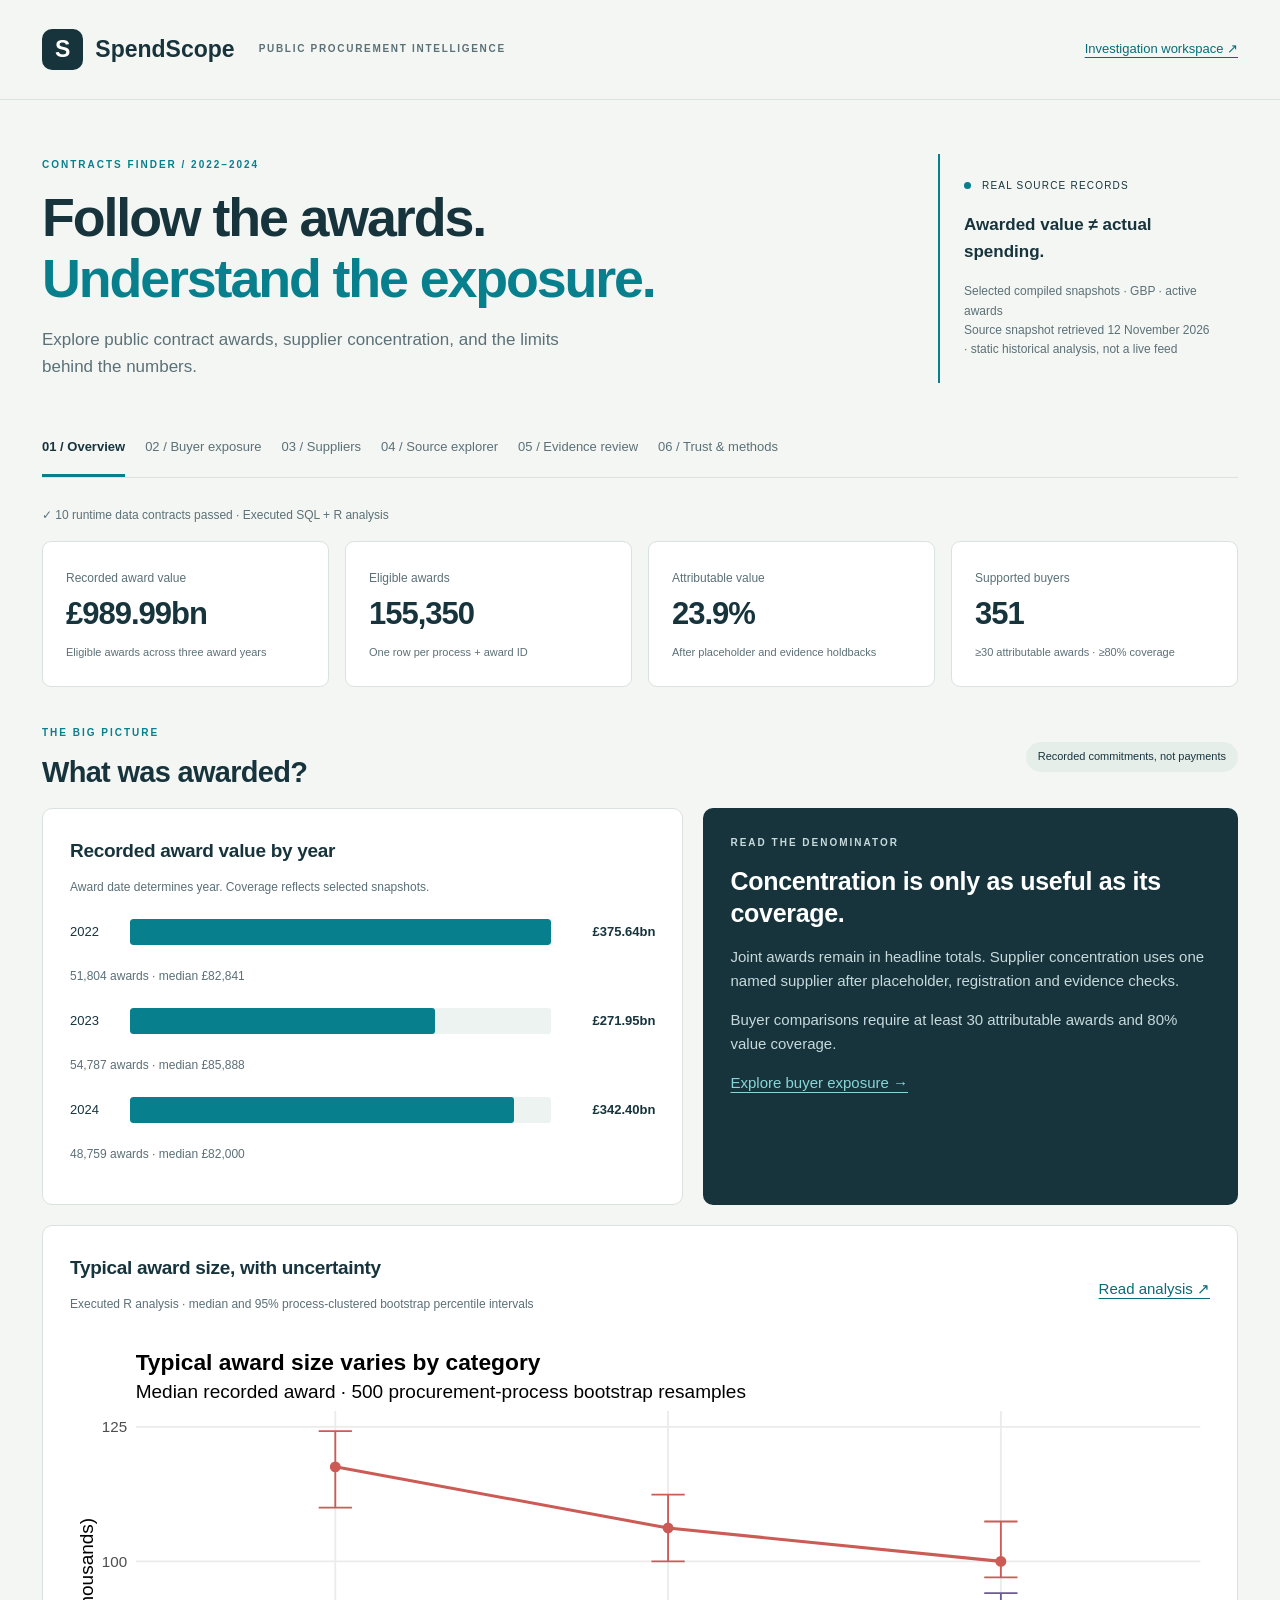
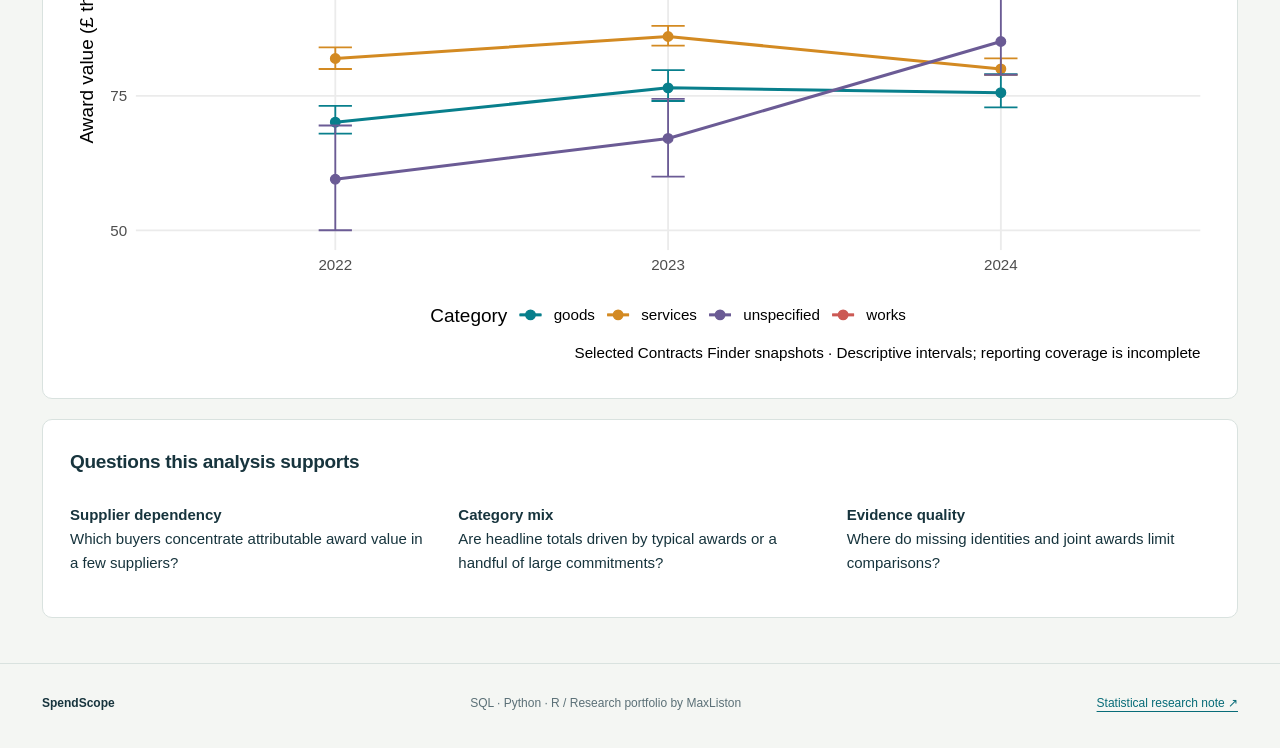
<file: docs/index.html>
<!doctype html>
<html lang="en">
  <head>
    <meta charset="utf-8" />
    <meta name="viewport" content="width=device-width,initial-scale=1" />
    <meta
      name="description"
      content="Real public procurement data, supplier concentration and reproducible R analysis."
    />
    <title>SpendScope — Procurement intelligence</title>
    <link rel="stylesheet" href="style.css" />
  </head>
  <body>
    <a class="skip" href="#main">Skip to analysis</a>
    <header>
      <a class="brand" href="#overview"
        ><span class="mark">S</span> SpendScope<span class="edition"
          >PUBLIC PROCUREMENT INTELLIGENCE</span
        ></a
      ><a href="workspace.html" class="research-link"
        >Investigation workspace ↗</a
      >
    </header>
    <main id="main">
      <section class="hero">
        <div>
          <p class="eyebrow">CONTRACTS FINDER / 2022–2024</p>
          <h1>Follow the awards.<br /><em>Understand the exposure.</em></h1>
          <p class="intro">
            Explore public contract awards, supplier concentration, and the
            limits behind the numbers.
          </p>
        </div>
        <aside class="scope">
          <span class="pulse"></span> REAL SOURCE RECORDS
          <p>Awarded value ≠ actual spending.</p>
          <small
            >Selected compiled snapshots · GBP · active awards<br />Source
            snapshot retrieved 12 November 2026 · static historical analysis,
            not a live feed</small
          >
        </aside>
      </section>
      <nav aria-label="Analysis sections">
        <button data-view="overview" aria-pressed="true">01 / Overview</button
        ><button data-view="buyers" aria-pressed="false">
          02 / Buyer exposure</button
        ><button data-view="suppliers" aria-pressed="false">
          03 / Suppliers</button
        ><button data-view="awards" aria-pressed="false">
          04 / Source explorer</button
        ><button data-view="validation" aria-pressed="false">
          05 / Evidence review
        </button>
        <button data-view="methods" aria-pressed="false">
          06 / Trust & methods
        </button>
      </nav>
      <div id="status" role="status">Loading verified analysis…</div>
      <section id="overview" class="view">
        <div id="kpis" class="kpis"></div>
        <div class="section-title">
          <div>
            <p class="eyebrow">THE BIG PICTURE</p>
            <h2>What was awarded?</h2>
          </div>
          <span class="pill">Recorded commitments, not payments</span>
        </div>
        <div class="two">
          <article class="panel">
            <h3>Recorded award value by year</h3>
            <p class="muted">
              Award date determines year. Coverage reflects selected snapshots.
            </p>
            <div id="annual-chart"></div>
          </article>
          <article class="panel accent">
            <p class="eyebrow">READ THE DENOMINATOR</p>
            <h3>Concentration is only as useful as its coverage.</h3>
            <p>
              Joint awards remain in headline totals. Supplier concentration
              uses one named supplier after placeholder, registration and
              evidence checks.
            </p>
            <p>
              Buyer comparisons require at least 30 attributable awards and 80%
              value coverage.
            </p>
            <a href="#buyers">Explore buyer exposure →</a>
          </article>
        </div>
        <article class="panel">
          <div class="section-title">
            <div>
              <h3>Typical award size, with uncertainty</h3>
              <p class="muted">
                Executed R analysis · median and 95% process-clustered bootstrap
                percentile intervals
              </p>
            </div>
            <a href="research.html">Read analysis ↗</a>
          </div>
          <img
            class="chart"
            src="category-analysis.svg"
            alt="R chart of median award values and uncertainty by category and year"
          />
        </article>
        <div class="panel">
          <h3>Questions this analysis supports</h3>
          <div class="three">
            <p>
              <strong>Supplier dependency</strong><br />Which buyers concentrate
              attributable award value in a few suppliers?
            </p>
            <p>
              <strong>Category mix</strong><br />Are headline totals driven by
              typical awards or a handful of large commitments?
            </p>
            <p>
              <strong>Evidence quality</strong><br />Where do missing identities
              and joint awards limit comparisons?
            </p>
          </div>
        </div>
      </section>
      <section id="buyers" class="view" hidden>
        <div class="section-title">
          <div>
            <p class="eyebrow">SUPPLIER DEPENDENCY</p>
            <h2>Buyer exposure</h2>
          </div>
          <button id="export-buyers" class="secondary">
            Download filtered CSV ↓
          </button>
        </div>
        <p class="explain">
          HHI is the sum of squared supplier value shares × 10,000. Higher
          values mean more concentration within the attributable subset. It is
          not a fraud score or a market-wide competition measure.
        </p>
        <div class="filters">
          <label
            >Find a buyer<input
              id="buyer-search"
              type="search"
              placeholder="Search organization…" /></label
          ><label
            >Coverage filter<select id="buyer-support">
              <option value="supported">Supported comparisons only</option>
              <option value="all">
                All buyers, including limited coverage
              </option>
            </select></label
          ><label
            >Identity evidence<select id="buyer-evidence">
              <option value="all">
                Include provisional name-only identities
              </option>
              <option value="registered">
                ≥50% registration evidence and ≥10 awards
              </option>
            </select></label
          ><label
            >Sort by<select id="buyer-sort">
              <option value="attributed_value">Attributable value</option>
              <option value="hhi">Concentration (HHI)</option>
              <option value="top1_share">Largest supplier share</option>
            </select></label
          >
        </div>
        <p id="buyer-count" class="muted"></p>
        <div id="buyer-table" class="table-wrap"></div>
        <p class="muted">
          All years combined. Supplier names are normalized conservatively;
          name-only identities are provisional. Related corporate entities are
          not consolidated.
        </p>
      </section>
      <section id="suppliers" class="view" hidden>
        <div class="section-title">
          <div>
            <p class="eyebrow">ATTRIBUTABLE AWARDS</p>
            <h2>Supplier landscape</h2>
          </div>
          <a href="reports/supplier_summary.csv">Full supplier CSV ↓</a>
        </div>
        <p class="explain">
          Top 200 identities by sole-supplier award value. These are recorded
          award commitments—not supplier revenue. Name-only matches can merge
          unrelated organizations with identical names or split aliases.
        </p>
        <label class="search-label"
          >Find a supplier<input
            id="supplier-search"
            type="search"
            placeholder="Search supplier…"
        /></label>
        <div id="supplier-table" class="table-wrap"></div>
      </section>
      <section id="awards" class="view" hidden>
        <div class="section-title">
          <div>
            <p class="eyebrow">TRACE THE EVIDENCE</p>
            <h2>Largest recorded awards</h2>
          </div>
          <span class="pill">Top 200 eligible records</span>
        </div>
        <p class="explain">
          Large figures can include framework ceilings and multi-year contracts.
          Follow the published notice before interpreting the amount.
        </p>
        <label class="search-label"
          >Search award or buyer<input
            id="award-search"
            type="search"
            placeholder="Search titles or organizations…"
        /></label>
        <div id="award-table" class="table-wrap"></div>
      </section>
      <section id="validation" class="view" hidden>
        <div class="section-title">
          <div>
            <p class="eyebrow">EVIDENCE, NOT ASSUMPTIONS</p>
            <h2>What survived review?</h2>
          </div>
          <a href="reports/notice_checks.json">Download evidence register ↓</a>
        </div>
        <p class="explain">
          Targeted review of the 20 largest award records and five company
          registrations. This is a documented case review—not a random sample,
          an independent audit, or an estimate of population matching accuracy.
        </p>
        <article class="panel">
          <p class="eyebrow">REPRODUCIBLE RANDOM SAMPLE</p>
          <h3>Does a published registration agree with its supplier name?</h3>
          <div id="random-audit-summary"></div>
          <p class="muted">
            A frozen sample of previously unreviewed GB-COH identities. This
            checks registry-name consistency, not true-entity precision/recall.
            Name-only identities are outside the sampling frame. Missing
            evidence stays in the denominator.
          </p>
          <div id="random-audit-table" class="table-wrap"></div>
          <p>
            <a href="reports/registry_audit.json"
              >Full sample, selection seed and evidence ↓</a
            >
          </p>
        </article>
        <article class="panel">
          <p class="eyebrow">EXPANDED SAMPLE / AUTOMATED SCREEN</p>
          <h3>200 identities selected. Evidence types kept separate.</h3>
          <p id="expanded-screen-summary"></p>
          <details>
            <summary>Inspect cases requiring follow-up</summary>
            <div id="expanded-screen-table" class="table-wrap"></div>
          </details>
          <p>
            <a href="reports/registry_screen.json"
              >All 160 additional observations ↓</a
            >
            ·
            <a href="reports/registry_review_queue.csv"
              >Download follow-up queue ↓</a
            >
          </p>
        </article>
        <div id="review-kpis" class="kpis"></div>
        <div class="two">
          <article class="panel accent">
            <p class="eyebrow">A REAL DATA QUALITY FINDING</p>
            <h3>An attachment instruction is not a supplier.</h3>
            <p>
              Several source records name an attachment list or “Various” as the
              supplier. Those placeholders now remain in award totals but are
              excluded from supplier shares. Invalid registration formats are
              held back as well.
            </p>
          </article>
          <article class="panel">
            <h3>Exact approvals. Visible uncertainty.</h3>
            <p>
              Five Companies House records support selected exact legal names
              and transparent Ltd/ Limited variants. Unclear abbreviations and
              typos remain unresolved. A different subsidiary or a location is
              not automatically merged.
            </p>
            <a href="reports/identity_decisions.csv"
              >Inspect every identity decision →</a
            >
          </article>
        </div>
        <article class="panel">
          <h3>Largest-record notice checks</h3>
          <p class="muted">
            Live notice pages can differ from historical snapshots. Amounts are
            never silently overwritten. “Unresolved” records are held back from
            supplier attribution; unavailable pages support no validation claim.
          </p>
          <div id="notice-review-table" class="table-wrap"></div>
        </article>
        <article class="panel">
          <h3>How much do comparison thresholds matter?</h3>
          <p class="muted">
            Supported buyer identities under alternate minimum award counts and
            attributable-value coverage. Screens aid comparison; they do not
            establish complete reporting.
          </p>
          <div id="threshold-table" class="table-wrap"></div>
        </article>
        <article class="panel">
          <h3>Keep related awards together</h3>
          <p>
            The R analysis now resamples complete procurement processes within
            each category-year or buyer. It preserves within-process dependence
            and publishes independent-award intervals for comparison. Dependence
            between processes is explored with buyer-wide and calendar-quarter
            resampling; unknown links and missing reporting remain unresolved.
          </p>
          <div id="linkage-summary" class="muted"></div>
          <a href="research.html">Read the executed R analysis →</a>
          <a href="case-studies.html">Read three business case studies →</a>
        </article>
      </section>
      <section id="methods" class="view" hidden>
        <p class="eyebrow">REPRODUCIBLE BY DESIGN</p>
        <h2>Trust the process. Inspect the limits.</h2>
        <div class="two">
          <article class="panel">
            <h3>Coverage & checks</h3>
            <div id="quality"></div>
          </article>
          <article class="panel">
            <h3>Analytical rules</h3>
            <ol>
              <li>Verify SHA-256 fingerprints of three pinned source files.</li>
              <li>
                Retain the latest available compiled snapshot per process across
                the selected files.
              </li>
              <li>
                Count each process + award ID once. Keep every excluded award
                with its exclusion reason.
              </li>
              <li>
                Restrict headline metrics to active, positive GBP awards dated
                2022–2024.
              </li>
              <li>
                Attribute only sole-supplier awards with a usable identity. Hold
                back unresolved conflicts, placeholder suppliers and flagged
                notice discrepancies. Apply only exact, documented
                registration/name approvals.
              </li>
              <li>
                Run SQL conservation checks and R sensitivity analysis before
                updating output files.
              </li>
            </ol>
          </article>
        </div>
        <article class="panel">
          <h3>What this cannot establish</h3>
          <p>
            These snapshots are not a complete historical register of all UK
            procurement. Award values are not transactions; multi-award
            processes and frameworks may still represent overlapping economic
            commitments. Missingness, publication rules and revisions can change
            apparent trends. No realized savings, supplier performance,
            misconduct, or causal effects are inferred.
          </p>
          <p>
            Concentration describes a buyer's observed attributable
            portfolio—not a legally defined market. Bidder-count comparisons and
            renewal recommendations are deferred until source coverage can
            support them.
          </p>
        </article>
        <article class="panel">
          <h3>Source & downloads</h3>
          <p>
            UK Contracts Finder, compiled by the Open Contracting Partnership.
            Contains public sector information licensed under the
            <a
              href="https://www.nationalarchives.gov.uk/doc/open-government-licence/version/3/"
              >Open Government Licence v3.0</a
            >.
          </p>
          <div class="download-links">
            <a href="case-studies.html">Business case studies</a>
            <a href="https://data.open-contracting.org/en/publication/128"
              >Source registry ↗</a
            ><a href="reports/annual.csv">Annual metrics</a
            ><a href="reports/buyer_concentration.csv">Buyer metrics</a
            ><a href="reports/category_sensitivity.csv">R sensitivity results</a
            ><a href="reports/quality.json">Quality report</a
            ><a href="reports/build_manifest.json">Build manifest</a>
          </div>
        </article>
      </section>
    </main>
    <footer>
      <strong>SpendScope</strong
      ><span>SQL · Python · R / Research portfolio by MaxListon</span
      ><a href="research.html">Statistical research note ↗</a>
    </footer>
    <script src="app.js"></script>
  </body>
</html>
</file>
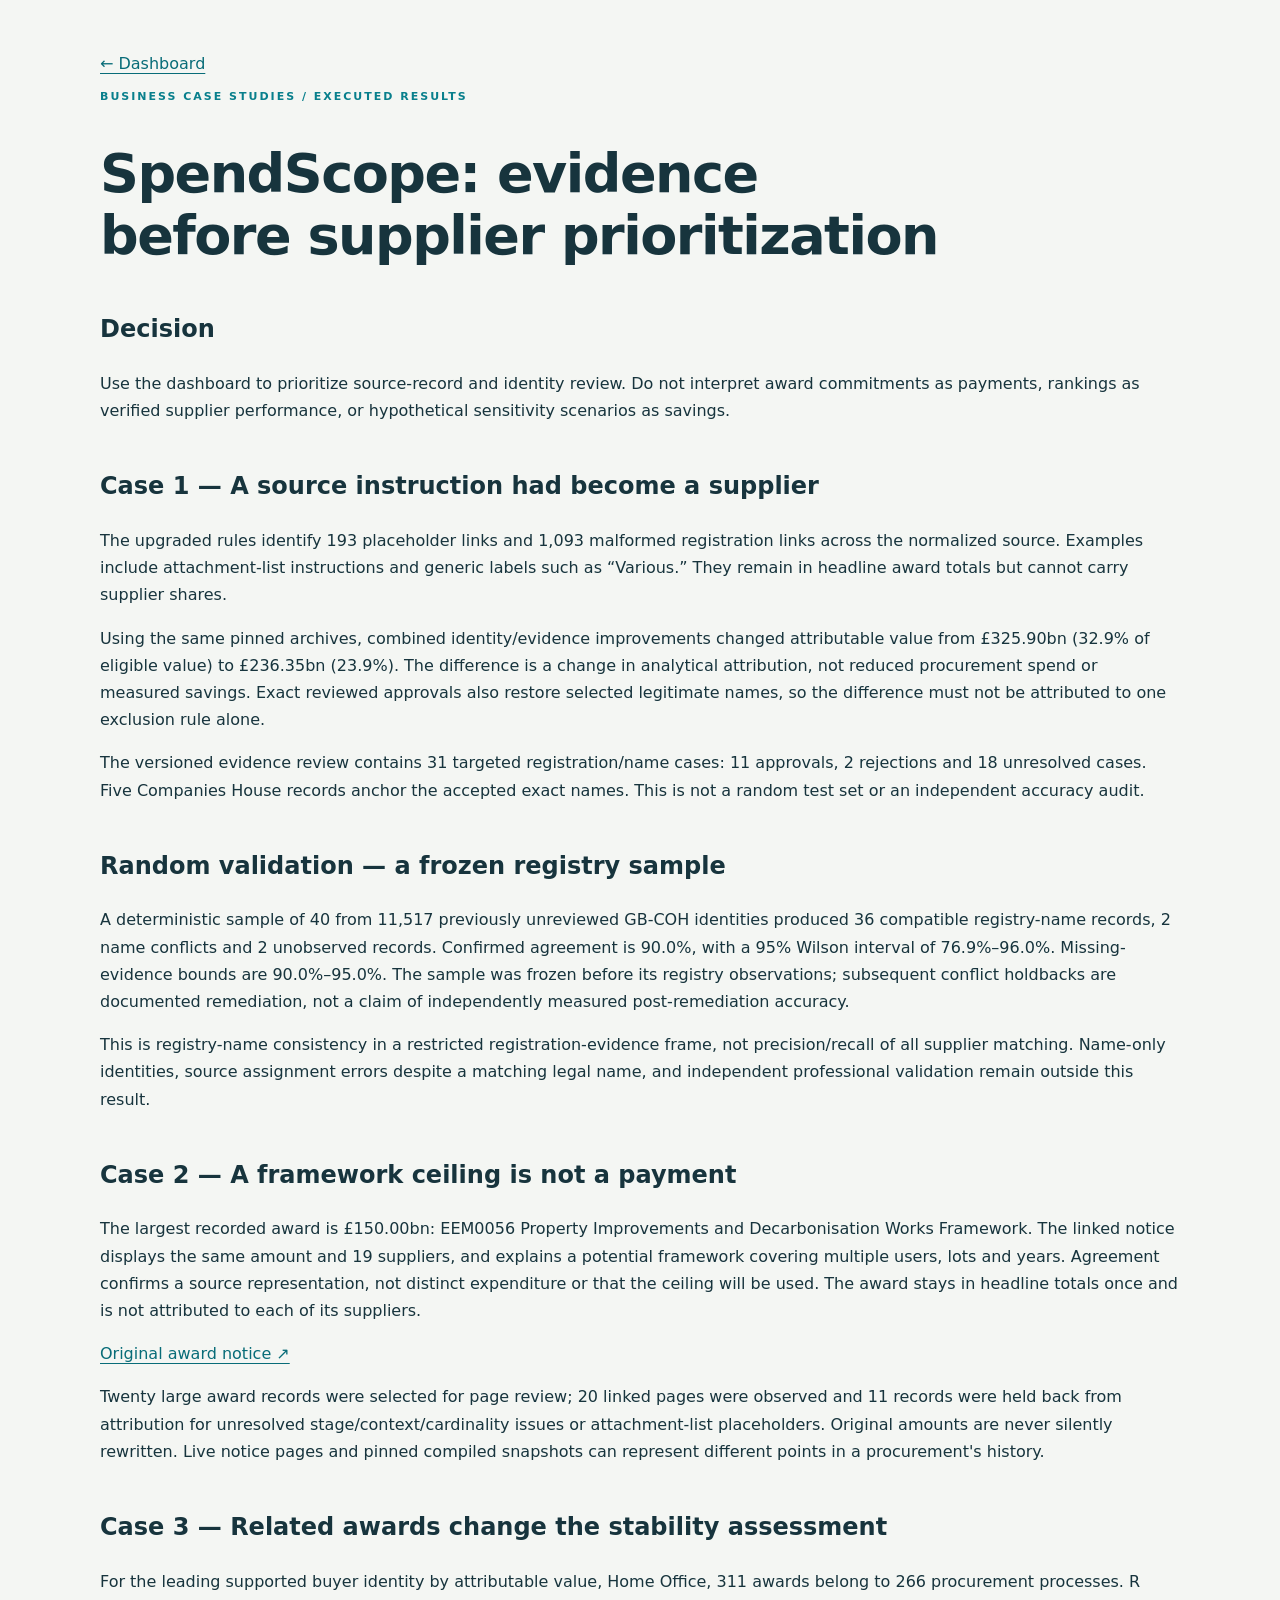
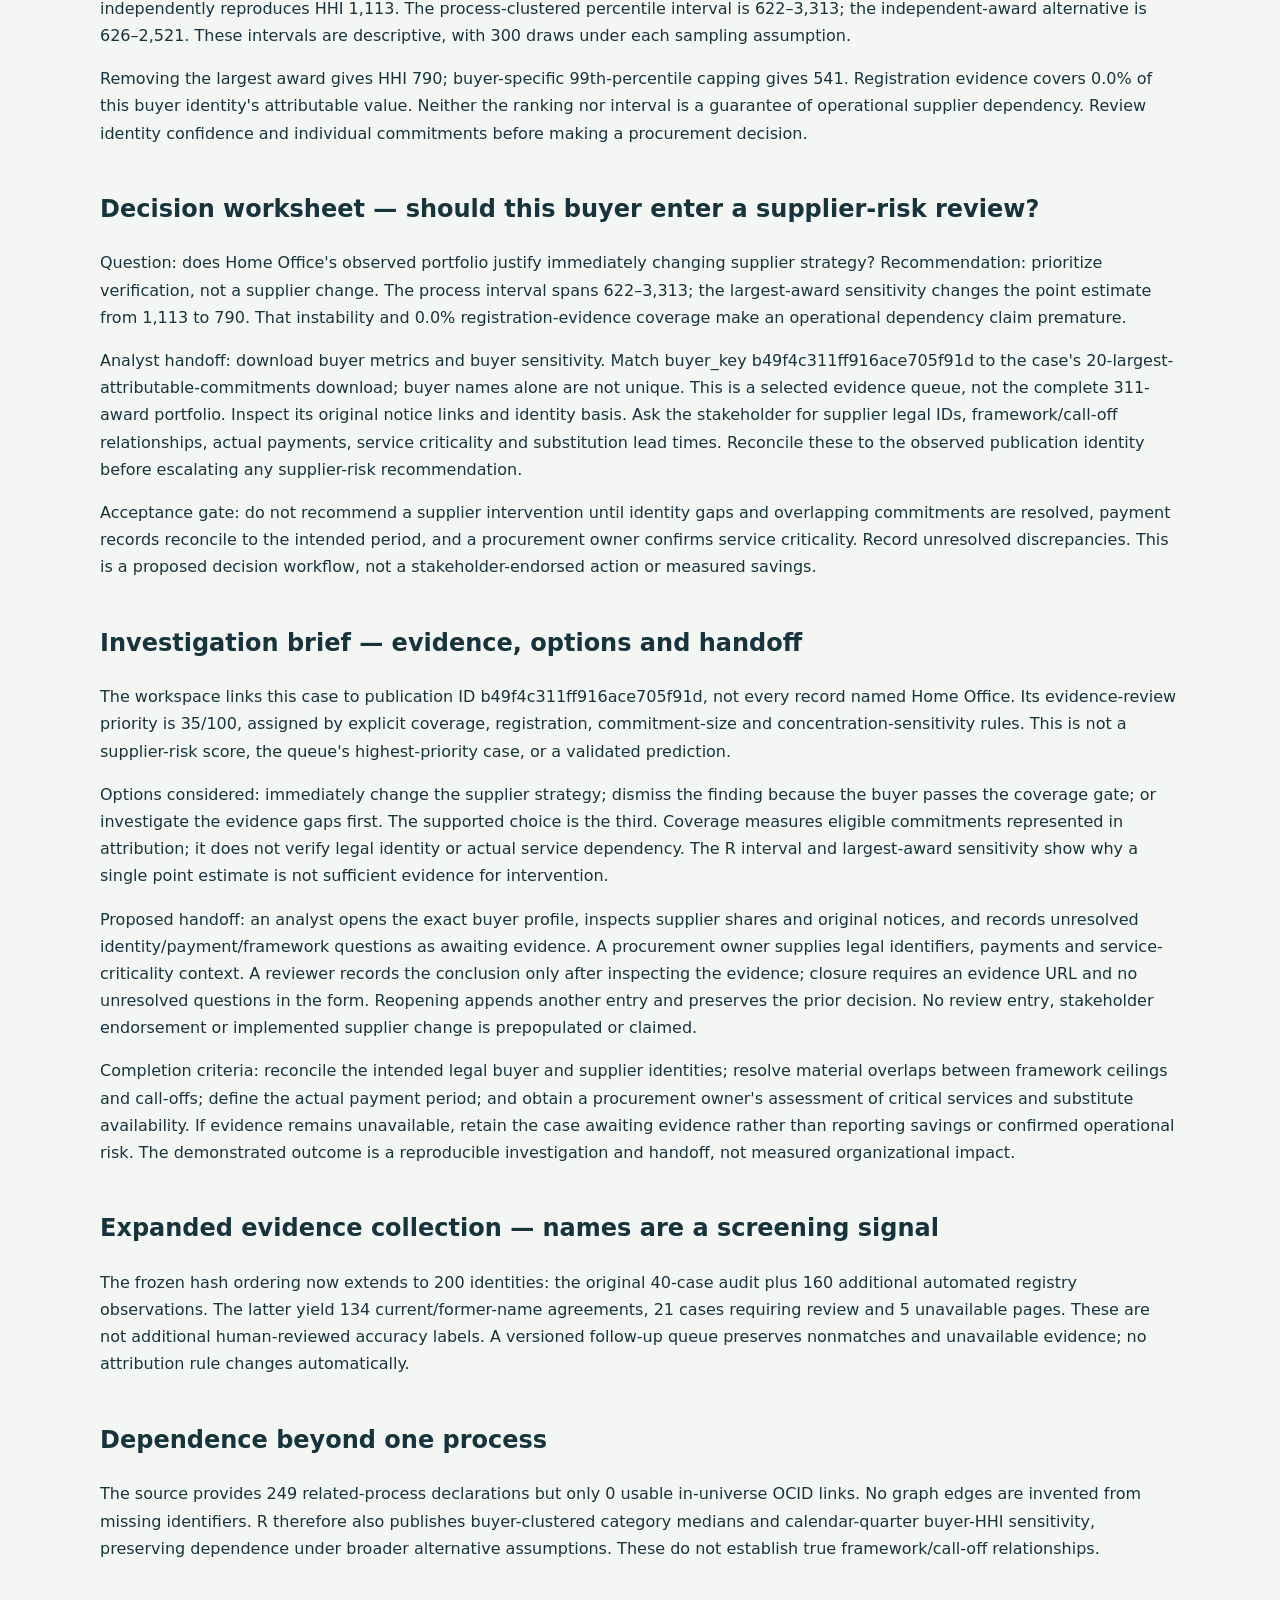
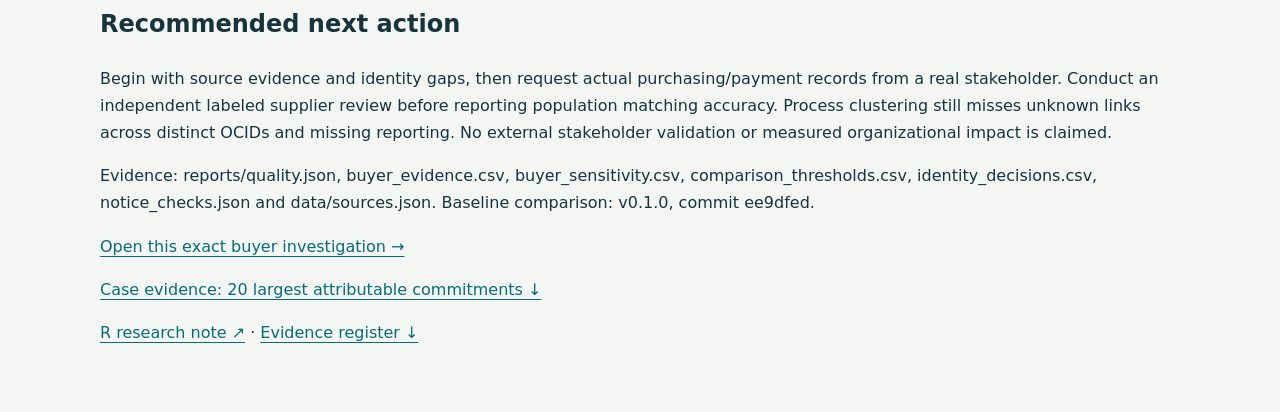
<file: docs/case-studies.html>
<!doctype html><html lang="en"><head><meta charset="utf-8"><meta name="viewport" content="width=device-width,initial-scale=1"><title>SpendScope | Business case studies</title><link rel="stylesheet" href="research.css"></head><body><main><a href="index.html">← Dashboard</a><p class="eyebrow">BUSINESS CASE STUDIES / EXECUTED RESULTS</p><h1>SpendScope: evidence before supplier prioritization</h1><h2>Decision</h2><p>Use the dashboard to prioritize source-record and identity review. Do not interpret award commitments as payments, rankings as verified supplier performance, or hypothetical sensitivity scenarios as savings.</p><h2>Case 1 — A source instruction had become a supplier</h2><p>The upgraded rules identify 193 placeholder links and 1,093 malformed registration links across the normalized source. Examples include attachment-list instructions and generic labels such as “Various.” They remain in headline award totals but cannot carry supplier shares.</p><p>Using the same pinned archives, combined identity/evidence improvements changed attributable value from £325.90bn (32.9% of eligible value) to £236.35bn (23.9%). The difference is a change in analytical attribution, not reduced procurement spend or measured savings. Exact reviewed approvals also restore selected legitimate names, so the difference must not be attributed to one exclusion rule alone.</p><p>The versioned evidence review contains 31 targeted registration/name cases: 11 approvals, 2 rejections and 18 unresolved cases. Five Companies House records anchor the accepted exact names. This is not a random test set or an independent accuracy audit.</p><h2>Random validation — a frozen registry sample</h2><p>A deterministic sample of 40 from 11,517 previously unreviewed GB-COH identities produced 36 compatible registry-name records, 2 name conflicts and 2 unobserved records. Confirmed agreement is 90.0%, with a 95% Wilson interval of 76.9%–96.0%. Missing-evidence bounds are 90.0%–95.0%. The sample was frozen before its registry observations; subsequent conflict holdbacks are documented remediation, not a claim of independently measured post-remediation accuracy.</p><p>This is registry-name consistency in a restricted registration-evidence frame, not precision/recall of all supplier matching. Name-only identities, source assignment errors despite a matching legal name, and independent professional validation remain outside this result.</p><h2>Case 2 — A framework ceiling is not a payment</h2><p>The largest recorded award is £150.00bn: EEM0056 Property Improvements and Decarbonisation Works Framework. The linked notice displays the same amount and 19 suppliers, and explains a potential framework covering multiple users, lots and years. Agreement confirms a source representation, not distinct expenditure or that the ceiling will be used. The award stays in headline totals once and is not attributed to each of its suppliers.</p><p><a href="https://www.contractsfinder.service.gov.uk/Notice/22498071-7872-45a0-ae26-4077553233f5">Original award notice ↗</a></p><p>Twenty large award records were selected for page review; 20 linked pages were observed and 11 records were held back from attribution for unresolved stage/context/cardinality issues or attachment-list placeholders. Original amounts are never silently rewritten. Live notice pages and pinned compiled snapshots can represent different points in a procurement&#x27;s history.</p><h2>Case 3 — Related awards change the stability assessment</h2><p>For the leading supported buyer identity by attributable value, Home Office, 311 awards belong to 266 procurement processes. R independently reproduces HHI 1,113. The process-clustered percentile interval is 622–3,313; the independent-award alternative is 626–2,521. These intervals are descriptive, with 300 draws under each sampling assumption.</p><p>Removing the largest award gives HHI 790; buyer-specific 99th-percentile capping gives 541. Registration evidence covers 0.0% of this buyer identity&#x27;s attributable value. Neither the ranking nor interval is a guarantee of operational supplier dependency. Review identity confidence and individual commitments before making a procurement decision.</p><h2>Decision worksheet — should this buyer enter a supplier-risk review?</h2><p>Question: does Home Office&#x27;s observed portfolio justify immediately changing supplier strategy? Recommendation: prioritize verification, not a supplier change. The process interval spans 622–3,313; the largest-award sensitivity changes the point estimate from 1,113 to 790. That instability and 0.0% registration-evidence coverage make an operational dependency claim premature.</p><p>Analyst handoff: download buyer metrics and buyer sensitivity. Match buyer_key b49f4c311ff916ace705f91d to the case&#x27;s 20-largest-attributable-commitments download; buyer names alone are not unique. This is a selected evidence queue, not the complete 311-award portfolio. Inspect its original notice links and identity basis. Ask the stakeholder for supplier legal IDs, framework/call-off relationships, actual payments, service criticality and substitution lead times. Reconcile these to the observed publication identity before escalating any supplier-risk recommendation.</p><p>Acceptance gate: do not recommend a supplier intervention until identity gaps and overlapping commitments are resolved, payment records reconcile to the intended period, and a procurement owner confirms service criticality. Record unresolved discrepancies. This is a proposed decision workflow, not a stakeholder-endorsed action or measured savings.</p><h2>Investigation brief — evidence, options and handoff</h2><p>The workspace links this case to publication ID b49f4c311ff916ace705f91d, not every record named Home Office. Its evidence-review priority is 35/100, assigned by explicit coverage, registration, commitment-size and concentration-sensitivity rules. This is not a supplier-risk score, the queue&#x27;s highest-priority case, or a validated prediction.</p><p>Options considered: immediately change the supplier strategy; dismiss the finding because the buyer passes the coverage gate; or investigate the evidence gaps first. The supported choice is the third. Coverage measures eligible commitments represented in attribution; it does not verify legal identity or actual service dependency. The R interval and largest-award sensitivity show why a single point estimate is not sufficient evidence for intervention.</p><p>Proposed handoff: an analyst opens the exact buyer profile, inspects supplier shares and original notices, and records unresolved identity/payment/framework questions as awaiting evidence. A procurement owner supplies legal identifiers, payments and service-criticality context. A reviewer records the conclusion only after inspecting the evidence; closure requires an evidence URL and no unresolved questions in the form. Reopening appends another entry and preserves the prior decision. No review entry, stakeholder endorsement or implemented supplier change is prepopulated or claimed.</p><p>Completion criteria: reconcile the intended legal buyer and supplier identities; resolve material overlaps between framework ceilings and call-offs; define the actual payment period; and obtain a procurement owner&#x27;s assessment of critical services and substitute availability. If evidence remains unavailable, retain the case awaiting evidence rather than reporting savings or confirmed operational risk. The demonstrated outcome is a reproducible investigation and handoff, not measured organizational impact.</p><h2>Expanded evidence collection — names are a screening signal</h2><p>The frozen hash ordering now extends to 200 identities: the original 40-case audit plus 160 additional automated registry observations. The latter yield 134 current/former-name agreements, 21 cases requiring review and 5 unavailable pages. These are not additional human-reviewed accuracy labels. A versioned follow-up queue preserves nonmatches and unavailable evidence; no attribution rule changes automatically.</p><h2>Dependence beyond one process</h2><p>The source provides 249 related-process declarations but only 0 usable in-universe OCID links. No graph edges are invented from missing identifiers. R therefore also publishes buyer-clustered category medians and calendar-quarter buyer-HHI sensitivity, preserving dependence under broader alternative assumptions. These do not establish true framework/call-off relationships.</p><h2>Recommended next action</h2><p>Begin with source evidence and identity gaps, then request actual purchasing/payment records from a real stakeholder. Conduct an independent labeled supplier review before reporting population matching accuracy. Process clustering still misses unknown links across distinct OCIDs and missing reporting. No external stakeholder validation or measured organizational impact is claimed.</p><p>Evidence: reports/quality.json, buyer_evidence.csv, buyer_sensitivity.csv, comparison_thresholds.csv, identity_decisions.csv, notice_checks.json and data/sources.json. Baseline comparison: v0.1.0, commit ee9dfed.
</p><p><a href="workspace.html?buyer=b49f4c311ff916ace705f91d">Open this exact buyer investigation →</a></p><p><a href="reports/decision_case_awards.csv">Case evidence: 20 largest attributable commitments ↓</a></p><p><a href="research.html">R research note ↗</a> · <a href="reports/notice_checks.json">Evidence register ↓</a></p></main></body></html>
</file>
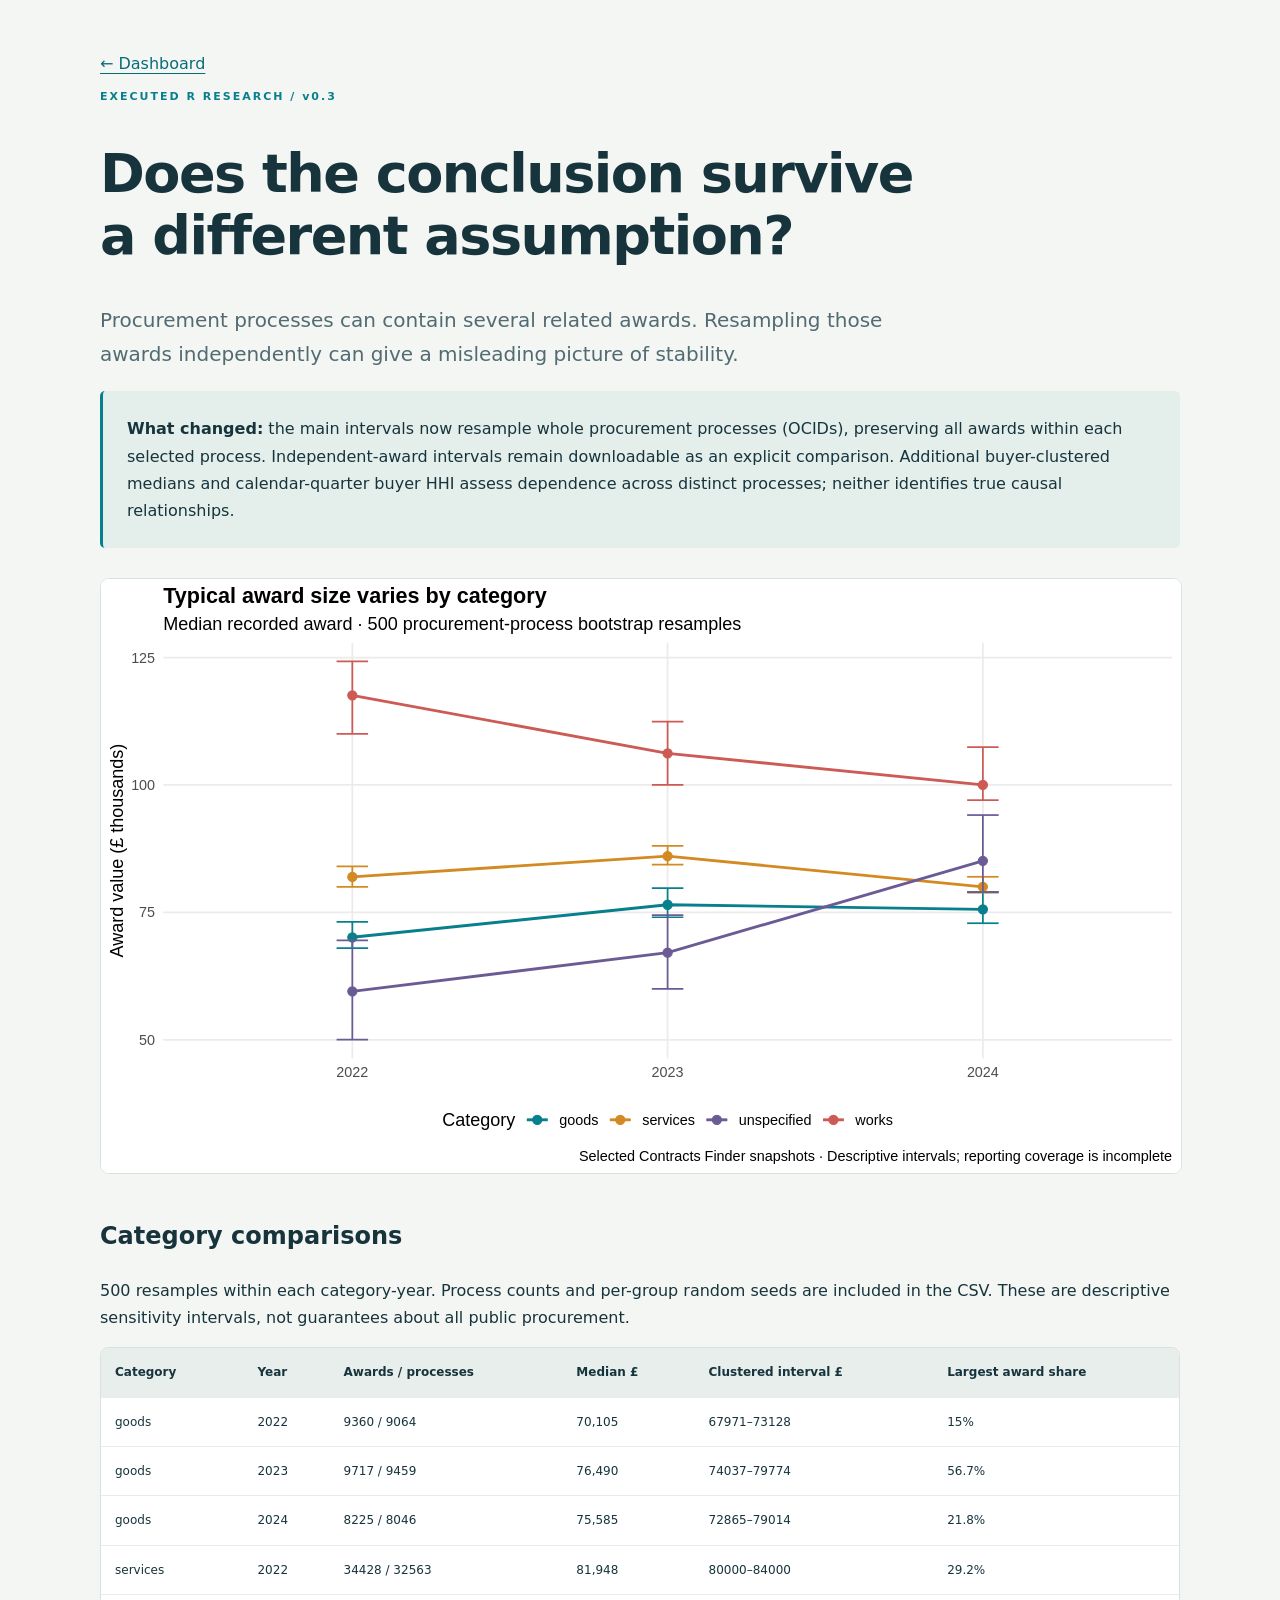
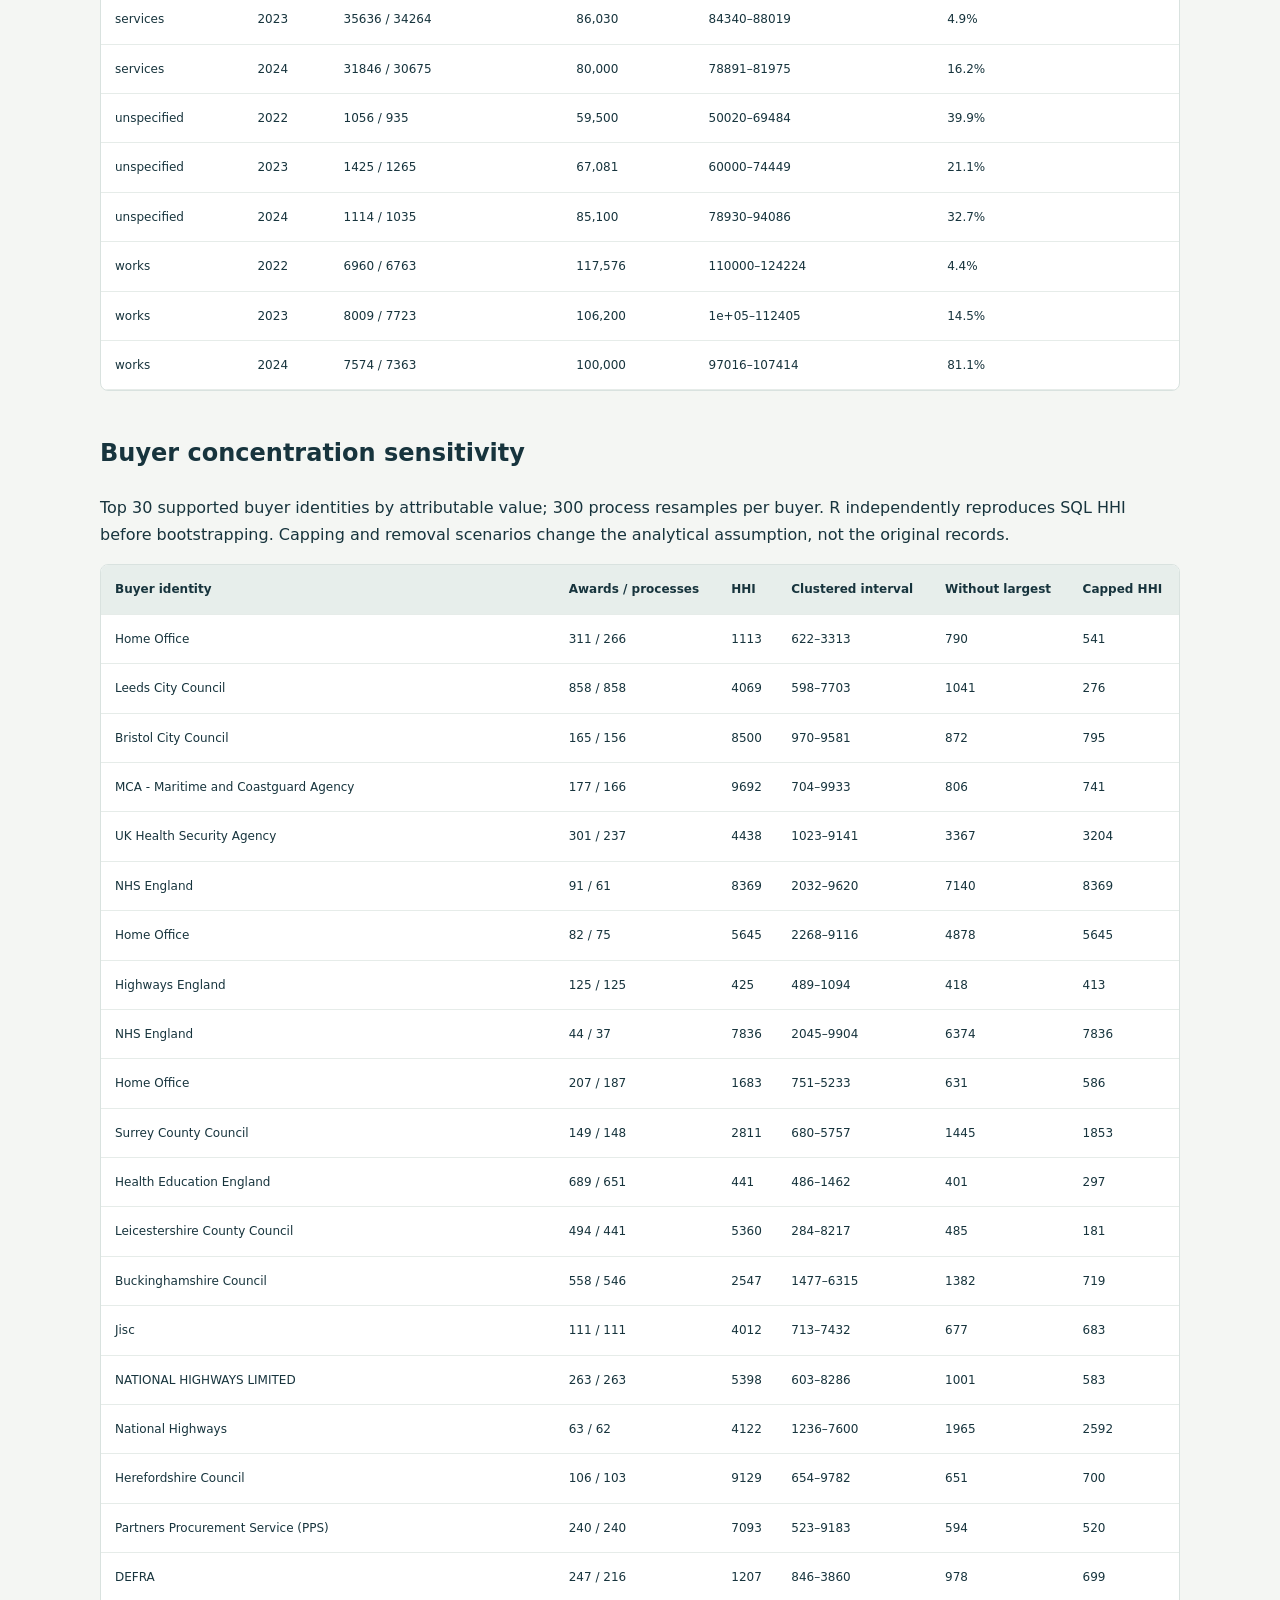
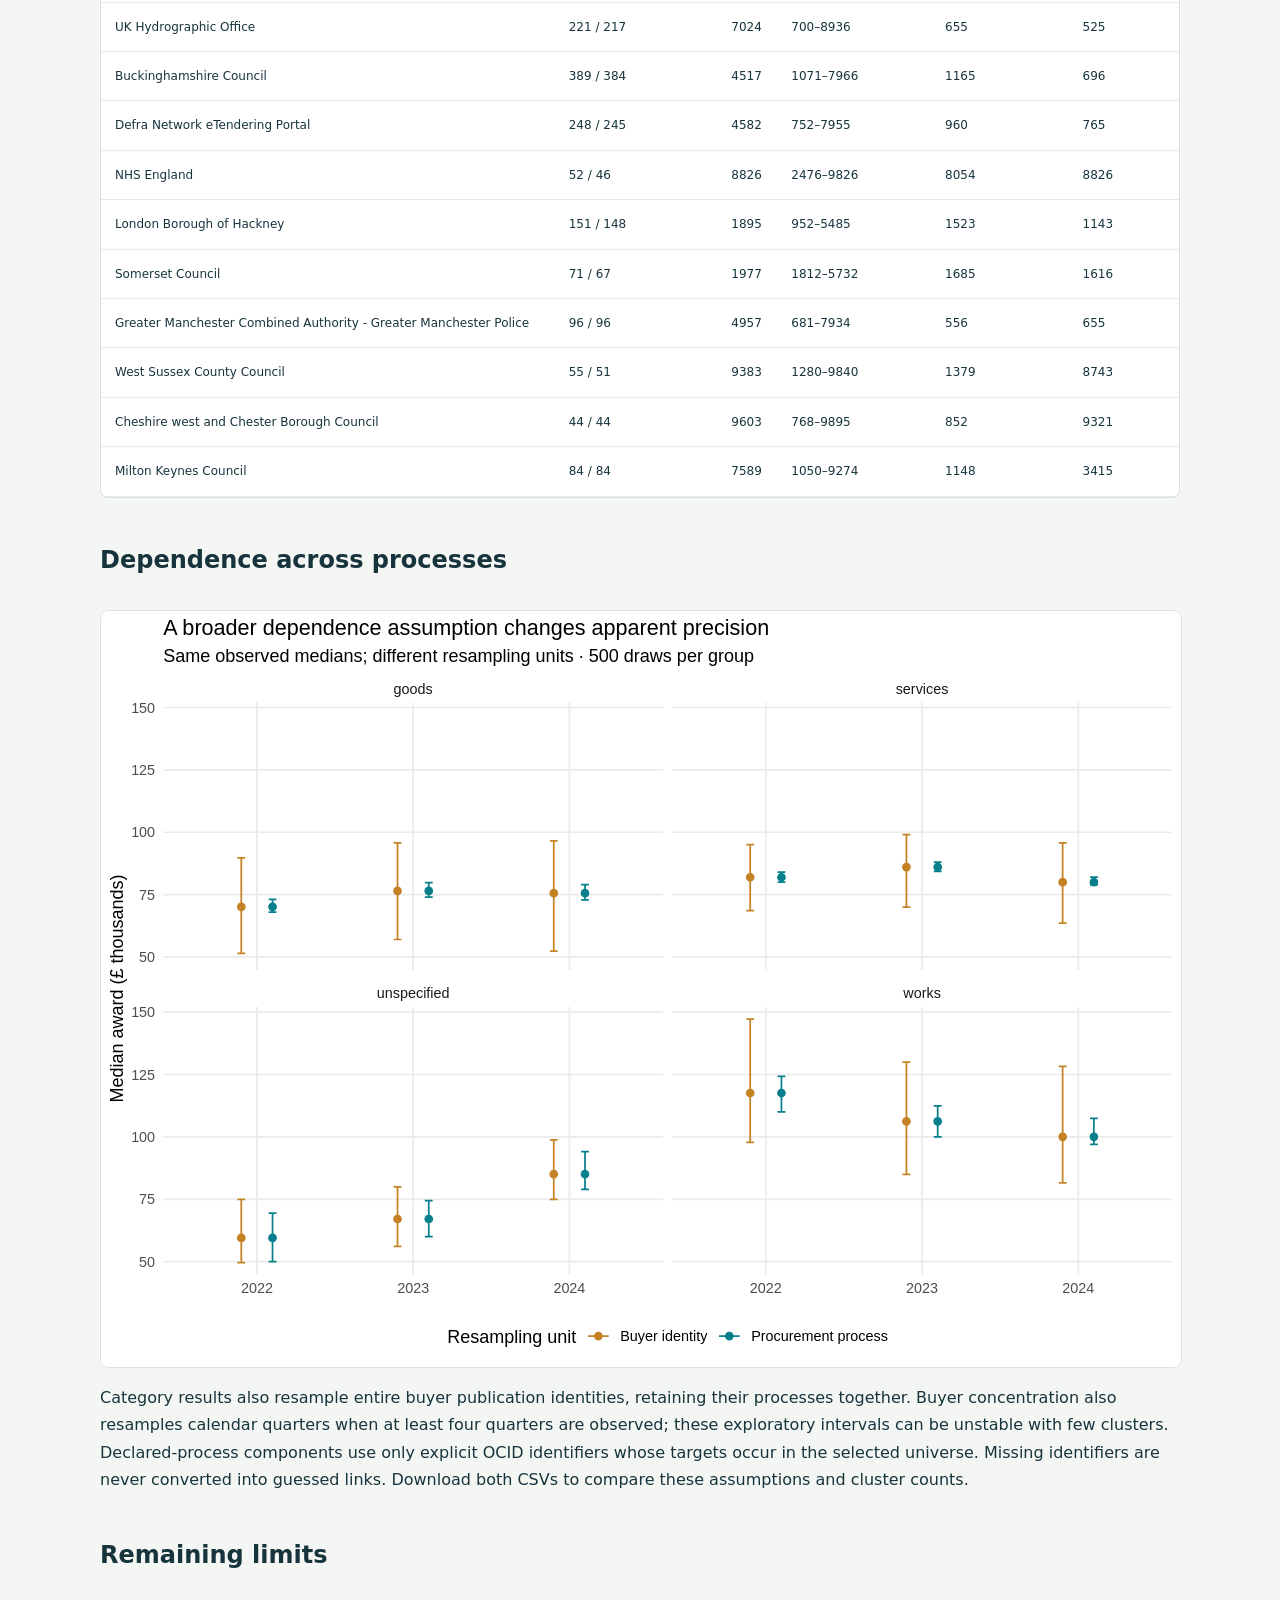
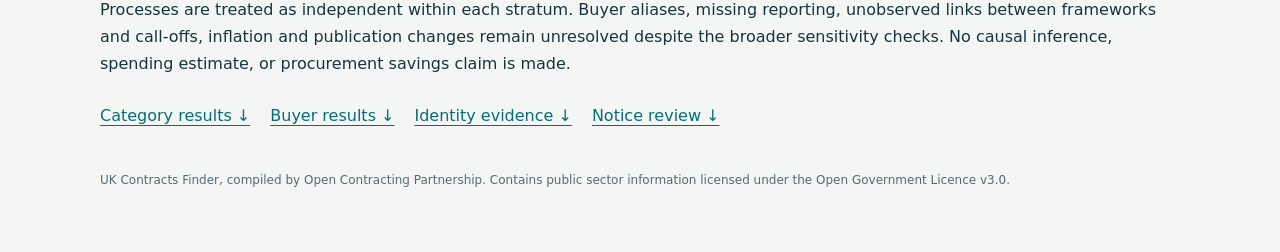
<file: docs/research.html>
<!doctype html><html lang="en"><head><meta charset="utf-8"><meta name="viewport" content="width=device-width,initial-scale=1"><title>SpendScope | R research note</title><link rel="stylesheet" href="research.css"></head><body><main><a href="index.html">← Dashboard</a><p class="eyebrow">EXECUTED R RESEARCH / v0.3</p><h1>Does the conclusion survive a different assumption?</h1><p class="lead">Procurement processes can contain several related awards. Resampling those awards independently can give a misleading picture of stability.</p><div class="note"><strong>What changed:</strong> the main intervals now resample whole procurement processes (OCIDs), preserving all awards within each selected process. Independent-award intervals remain downloadable as an explicit comparison. Additional buyer-clustered medians and calendar-quarter buyer HHI assess dependence across distinct processes; neither identifies true causal relationships.</div><img src="category-analysis.svg" alt="Median award values with process-clustered bootstrap intervals"><h2>Category comparisons</h2><p>500 resamples within each category-year. Process counts and per-group random seeds are included in the CSV. These are descriptive sensitivity intervals, not guarantees about all public procurement.</p><div class="table-wrap"><table><tr><th>Category</th><th>Year</th><th>Awards / processes</th><th>Median £</th><th>Clustered interval £</th><th>Largest award share</th></tr><tr><td>goods</td><td>2022</td><td>9360 / 9064</td><td> 70,105</td><td>67971–73128</td><td>15%</td></tr><tr><td>goods</td><td>2023</td><td>9717 / 9459</td><td> 76,490</td><td>74037–79774</td><td>56.7%</td></tr><tr><td>goods</td><td>2024</td><td>8225 / 8046</td><td> 75,585</td><td>72865–79014</td><td>21.8%</td></tr><tr><td>services</td><td>2022</td><td>34428 / 32563</td><td> 81,948</td><td>80000–84000</td><td>29.2%</td></tr><tr><td>services</td><td>2023</td><td>35636 / 34264</td><td> 86,030</td><td>84340–88019</td><td>4.9%</td></tr><tr><td>services</td><td>2024</td><td>31846 / 30675</td><td> 80,000</td><td>78891–81975</td><td>16.2%</td></tr><tr><td>unspecified</td><td>2022</td><td>1056 / 935</td><td> 59,500</td><td>50020–69484</td><td>39.9%</td></tr><tr><td>unspecified</td><td>2023</td><td>1425 / 1265</td><td> 67,081</td><td>60000–74449</td><td>21.1%</td></tr><tr><td>unspecified</td><td>2024</td><td>1114 / 1035</td><td> 85,100</td><td>78930–94086</td><td>32.7%</td></tr><tr><td>works</td><td>2022</td><td>6960 / 6763</td><td>117,576</td><td>110000–124224</td><td>4.4%</td></tr><tr><td>works</td><td>2023</td><td>8009 / 7723</td><td>106,200</td><td>1e+05–112405</td><td>14.5%</td></tr><tr><td>works</td><td>2024</td><td>7574 / 7363</td><td>100,000</td><td>97016–107414</td><td>81.1%</td></tr></table></div><h2>Buyer concentration sensitivity</h2><p>Top 30 supported buyer identities by attributable value; 300 process resamples per buyer. R independently reproduces SQL HHI before bootstrapping. Capping and removal scenarios change the analytical assumption, not the original records.</p><div class="table-wrap"><table><tr><th>Buyer identity</th><th>Awards / processes</th><th>HHI</th><th>Clustered interval</th><th>Without largest</th><th>Capped HHI</th></tr><tr><td>Home Office</td><td>311 / 266</td><td>1113</td><td>622–3313</td><td>790</td><td>541</td></tr><tr><td>Leeds City Council</td><td>858 / 858</td><td>4069</td><td>598–7703</td><td>1041</td><td>276</td></tr><tr><td>Bristol City Council</td><td>165 / 156</td><td>8500</td><td>970–9581</td><td>872</td><td>795</td></tr><tr><td>MCA - Maritime and Coastguard Agency</td><td>177 / 166</td><td>9692</td><td>704–9933</td><td>806</td><td>741</td></tr><tr><td>UK Health Security Agency</td><td>301 / 237</td><td>4438</td><td>1023–9141</td><td>3367</td><td>3204</td></tr><tr><td>NHS England</td><td>91 / 61</td><td>8369</td><td>2032–9620</td><td>7140</td><td>8369</td></tr><tr><td>Home Office</td><td>82 / 75</td><td>5645</td><td>2268–9116</td><td>4878</td><td>5645</td></tr><tr><td>Highways England</td><td>125 / 125</td><td>425</td><td>489–1094</td><td>418</td><td>413</td></tr><tr><td>NHS England</td><td>44 / 37</td><td>7836</td><td>2045–9904</td><td>6374</td><td>7836</td></tr><tr><td>Home Office</td><td>207 / 187</td><td>1683</td><td>751–5233</td><td>631</td><td>586</td></tr><tr><td>Surrey County Council</td><td>149 / 148</td><td>2811</td><td>680–5757</td><td>1445</td><td>1853</td></tr><tr><td>Health Education England</td><td>689 / 651</td><td>441</td><td>486–1462</td><td>401</td><td>297</td></tr><tr><td>Leicestershire County Council</td><td>494 / 441</td><td>5360</td><td>284–8217</td><td>485</td><td>181</td></tr><tr><td>Buckinghamshire Council</td><td>558 / 546</td><td>2547</td><td>1477–6315</td><td>1382</td><td>719</td></tr><tr><td>Jisc</td><td>111 / 111</td><td>4012</td><td>713–7432</td><td>677</td><td>683</td></tr><tr><td>NATIONAL HIGHWAYS LIMITED</td><td>263 / 263</td><td>5398</td><td>603–8286</td><td>1001</td><td>583</td></tr><tr><td>National Highways</td><td>63 / 62</td><td>4122</td><td>1236–7600</td><td>1965</td><td>2592</td></tr><tr><td>Herefordshire Council</td><td>106 / 103</td><td>9129</td><td>654–9782</td><td>651</td><td>700</td></tr><tr><td>Partners Procurement Service (PPS)</td><td>240 / 240</td><td>7093</td><td>523–9183</td><td>594</td><td>520</td></tr><tr><td>DEFRA</td><td>247 / 216</td><td>1207</td><td>846–3860</td><td>978</td><td>699</td></tr><tr><td>UK Hydrographic Office</td><td>221 / 217</td><td>7024</td><td>700–8936</td><td>655</td><td>525</td></tr><tr><td>Buckinghamshire Council</td><td>389 / 384</td><td>4517</td><td>1071–7966</td><td>1165</td><td>696</td></tr><tr><td>Defra Network eTendering Portal</td><td>248 / 245</td><td>4582</td><td>752–7955</td><td>960</td><td>765</td></tr><tr><td>NHS England</td><td>52 / 46</td><td>8826</td><td>2476–9826</td><td>8054</td><td>8826</td></tr><tr><td>London Borough of Hackney</td><td>151 / 148</td><td>1895</td><td>952–5485</td><td>1523</td><td>1143</td></tr><tr><td>Somerset Council</td><td>71 / 67</td><td>1977</td><td>1812–5732</td><td>1685</td><td>1616</td></tr><tr><td>Greater Manchester Combined Authority - Greater Manchester Police</td><td>96 / 96</td><td>4957</td><td>681–7934</td><td>556</td><td>655</td></tr><tr><td>West Sussex County Council</td><td>55 / 51</td><td>9383</td><td>1280–9840</td><td>1379</td><td>8743</td></tr><tr><td>Cheshire west and Chester Borough Council</td><td>44 / 44</td><td>9603</td><td>768–9895</td><td>852</td><td>9321</td></tr><tr><td>Milton Keynes Council</td><td>84 / 84</td><td>7589</td><td>1050–9274</td><td>1148</td><td>3415</td></tr></table></div><h2>Dependence across processes</h2><img src="dependence-analysis.svg" alt="Process and buyer clustered median intervals compared by category and year"><p>Category results also resample entire buyer publication identities, retaining their processes together. Buyer concentration also resamples calendar quarters when at least four quarters are observed; these exploratory intervals can be unstable with few clusters. Declared-process components use only explicit OCID identifiers whose targets occur in the selected universe. Missing identifiers are never converted into guessed links. Download both CSVs to compare these assumptions and cluster counts.</p><h2>Remaining limits</h2><p>Processes are treated as independent within each stratum. Buyer aliases, missing reporting, unobserved links between frameworks and call-offs, inflation and publication changes remain unresolved despite the broader sensitivity checks. No causal inference, spending estimate, or procurement savings claim is made.</p><div class="download-links"><a href="reports/category_sensitivity.csv">Category results ↓</a><a href="reports/buyer_sensitivity.csv">Buyer results ↓</a><a href="reports/identity_decisions.csv">Identity evidence ↓</a><a href="reports/notice_checks.json">Notice review ↓</a></div><p class="source">UK Contracts Finder, compiled by Open Contracting Partnership. Contains public sector information licensed under the Open Government Licence v3.0.</p></main></body></html>
</file>
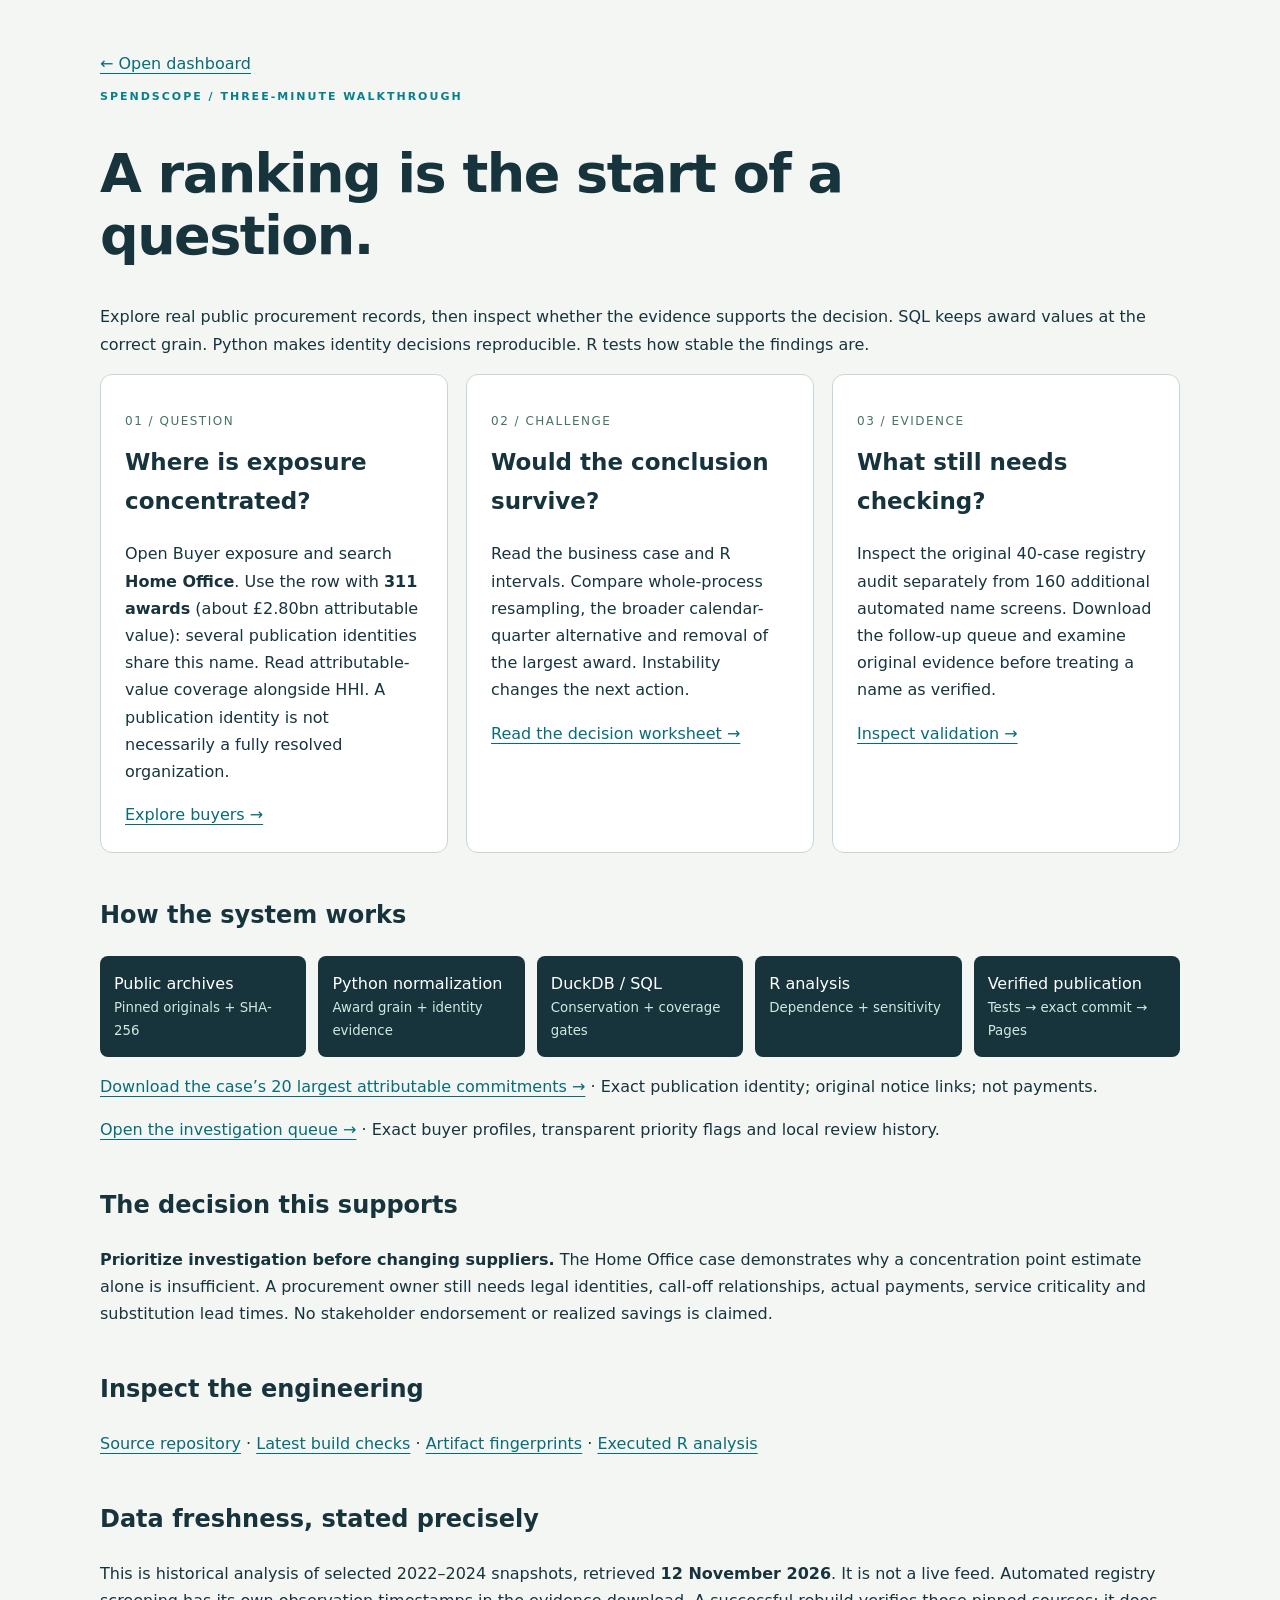
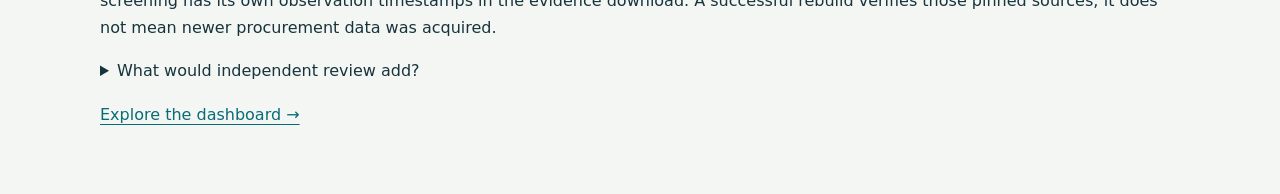
<file: docs/walkthrough.html>
<!doctype html>
<html lang="en">
  <head>
    <meta charset="utf-8" />
    <meta name="viewport" content="width=device-width,initial-scale=1" />
    <meta
      name="description"
      content="A three-minute evidence-first walkthrough of SpendScope's SQL, Python and R procurement analysis."
    />
    <title>SpendScope | Start here</title>
    <link rel="stylesheet" href="research.css" />
    <style>
      .steps {
        display: grid;
        grid-template-columns: repeat(3, minmax(0, 1fr));
        gap: 18px;
      }
      .step {
        background: white;
        border: 1px solid #c9d7d2;
        padding: 24px;
        border-radius: 12px;
      }
      .step h2 {
        margin-top: 0;
        font-size: 23px;
      }
      .tag {
        font-size: 12px;
        letter-spacing: 1.5px;
        color: #467365;
        text-transform: uppercase;
      }
      .flow {
        display: flex;
        flex-wrap: wrap;
        gap: 12px;
        padding: 0;
        list-style: none;
      }
      .flow li {
        background: #17343d;
        color: #fff;
        border-radius: 8px;
        padding: 14px;
        flex: 1;
        min-width: 130px;
      }
      .flow small {
        display: block;
        color: #d1e8df;
      }
      a:focus-visible,
      summary:focus-visible {
        outline: 3px solid #b44e26;
        outline-offset: 4px;
      }
      @media (max-width: 750px) {
        .steps {
          grid-template-columns: 1fr;
        }
      }
    </style>
  </head>
  <body>
    <main>
      <a href="index.html">← Open dashboard</a>
      <p class="eyebrow">SPENDSCOPE / THREE-MINUTE WALKTHROUGH</p>
      <h1>A ranking is the start of a question.</h1>
      <p>
        Explore real public procurement records, then inspect whether the
        evidence supports the decision. SQL keeps award values at the correct
        grain. Python makes identity decisions reproducible. R tests how stable
        the findings are.
      </p>
      <div class="steps">
        <section class="step">
          <p class="tag">01 / Question</p>
          <h2>Where is exposure concentrated?</h2>
          <p>
            Open Buyer exposure and search <strong>Home Office</strong>. Use the
            row with <strong>311 awards</strong> (about £2.80bn attributable
            value): several publication identities share this name. Read
            attributable-value coverage alongside HHI. A publication identity is
            not necessarily a fully resolved organization.
          </p>
          <a href="index.html#buyers">Explore buyers →</a>
        </section>
        <section class="step">
          <p class="tag">02 / Challenge</p>
          <h2>Would the conclusion survive?</h2>
          <p>
            Read the business case and R intervals. Compare whole-process
            resampling, the broader calendar-quarter alternative and removal of
            the largest award. Instability changes the next action.
          </p>
          <a href="case-studies.html">Read the decision worksheet →</a>
        </section>
        <section class="step">
          <p class="tag">03 / Evidence</p>
          <h2>What still needs checking?</h2>
          <p>
            Inspect the original 40-case registry audit separately from 160
            additional automated name screens. Download the follow-up queue and
            examine original evidence before treating a name as verified.
          </p>
          <a href="index.html#validation">Inspect validation →</a>
        </section>
      </div>
      <h2>How the system works</h2>
      <ol class="flow" aria-label="Data pipeline">
        <li>Public archives<small>Pinned originals + SHA-256</small></li>
        <li>
          Python normalization<small>Award grain + identity evidence</small>
        </li>
        <li>DuckDB / SQL<small>Conservation + coverage gates</small></li>
        <li>R analysis<small>Dependence + sensitivity</small></li>
        <li>Verified publication<small>Tests → exact commit → Pages</small></li>
      </ol>
      <p>
        <a href="reports/decision_case_awards.csv"
          >Download the case’s 20 largest attributable commitments →</a
        >
        · Exact publication identity; original notice links; not payments.
      </p>
      <p>
        <a href="workspace.html">Open the investigation queue →</a> · Exact
        buyer profiles, transparent priority flags and local review history.
      </p>
      <h2>The decision this supports</h2>
      <p>
        <strong>Prioritize investigation before changing suppliers.</strong> The
        Home Office case demonstrates why a concentration point estimate alone
        is insufficient. A procurement owner still needs legal identities,
        call-off relationships, actual payments, service criticality and
        substitution lead times. No stakeholder endorsement or realized savings
        is claimed.
      </p>
      <h2>Inspect the engineering</h2>
      <p>
        <a href="https://github.com/MaxListon/spendscope-procurement-analytics"
          >Source repository</a
        >
        ·
        <a
          href="https://github.com/MaxListon/spendscope-procurement-analytics/actions/workflows/checks.yml"
          >Latest build checks</a
        >
        · <a href="reports/build_manifest.json">Artifact fingerprints</a> ·
        <a href="research.html">Executed R analysis</a>
      </p>
      <h2>Data freshness, stated precisely</h2>
      <p>
        This is historical analysis of selected 2022–2024 snapshots, retrieved
        <strong>12 November 2026</strong>. It is not a live feed. Automated
        registry screening has its own observation timestamps in the evidence
        download. A successful rebuild verifies those pinned sources; it does
        not mean newer procurement data was acquired.
      </p>
      <details>
        <summary>What would independent review add?</summary>
        <p>
          A second reviewer should label a blinded subset, inspect ambiguous
          identity decisions, reproduce an HHI calculation and complete the
          dashboard tasks on a narrow screen. The repository includes a reviewer
          packet, usability task sheet and empty feedback template. No outside
          review or user testing results have been fabricated.
        </p>
      </details>
      <p><a href="index.html">Explore the dashboard →</a></p>
    </main>
  </body>
</html>
</file>
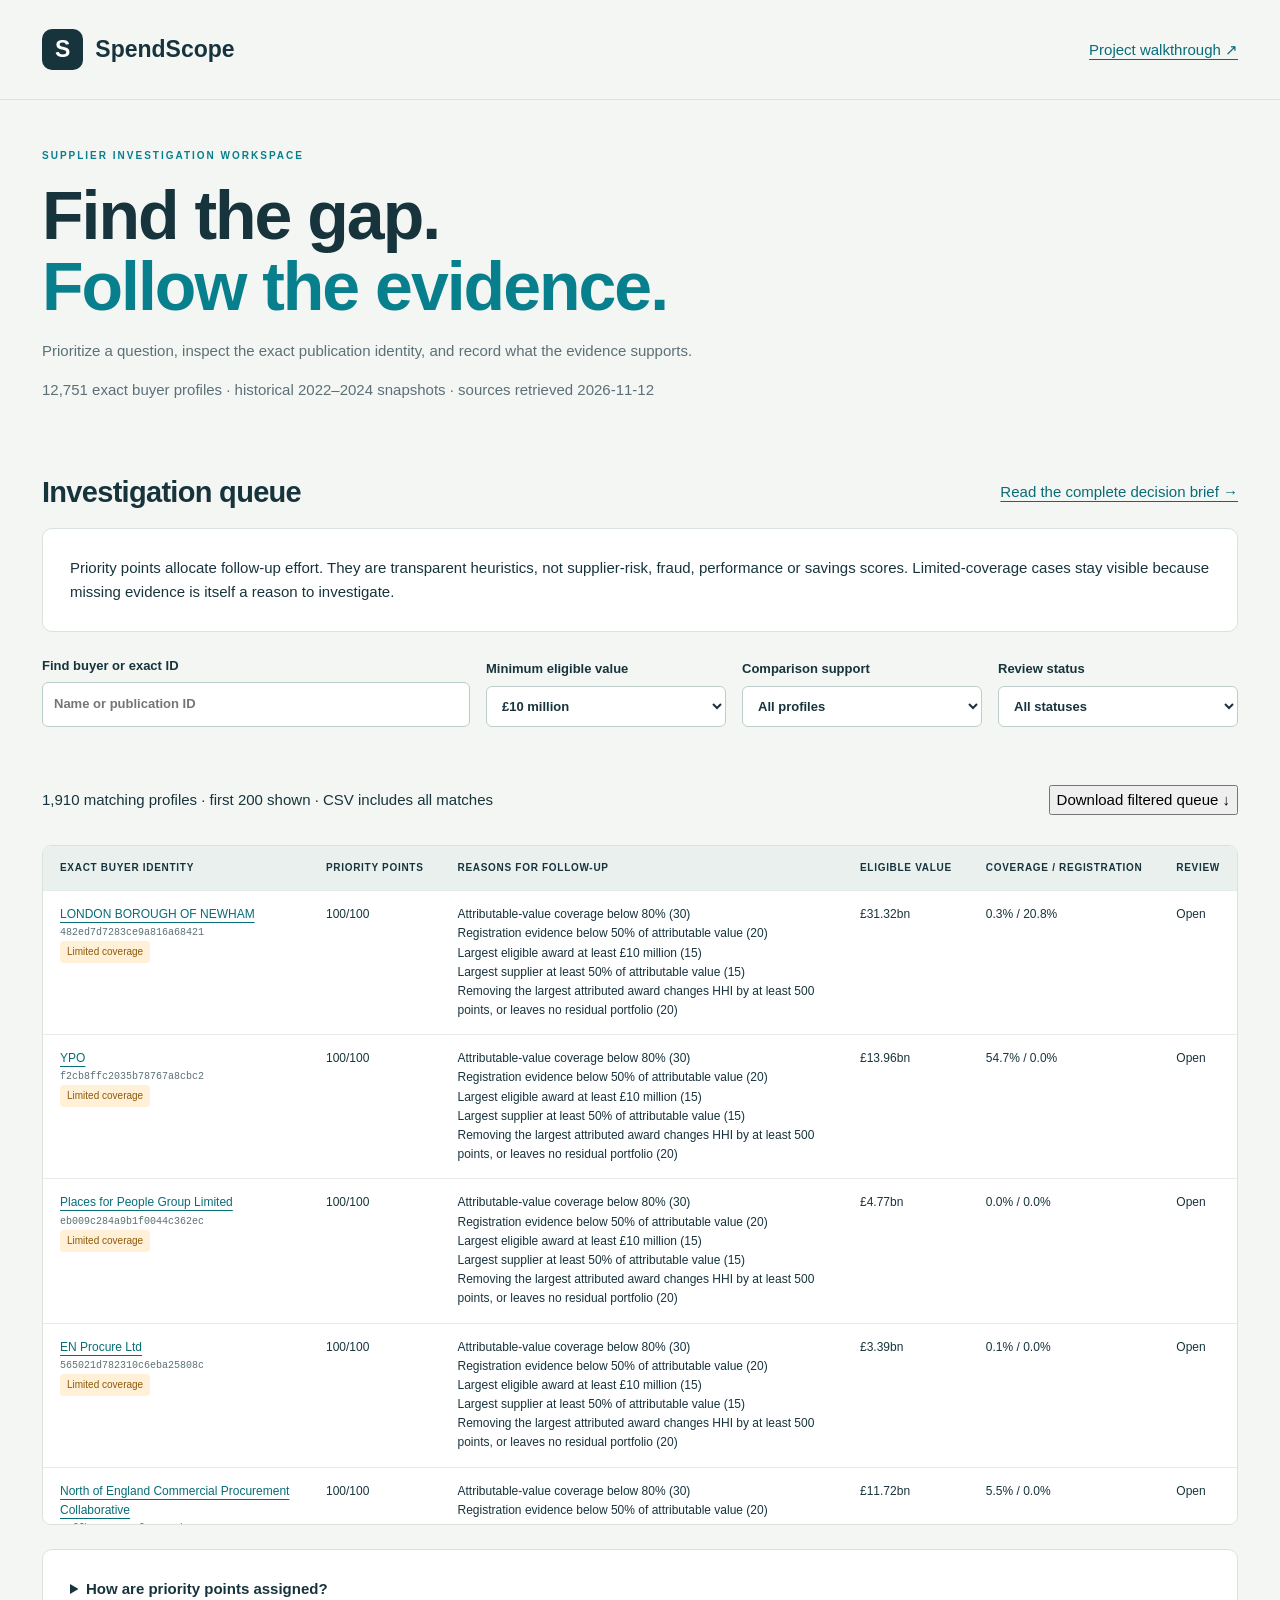
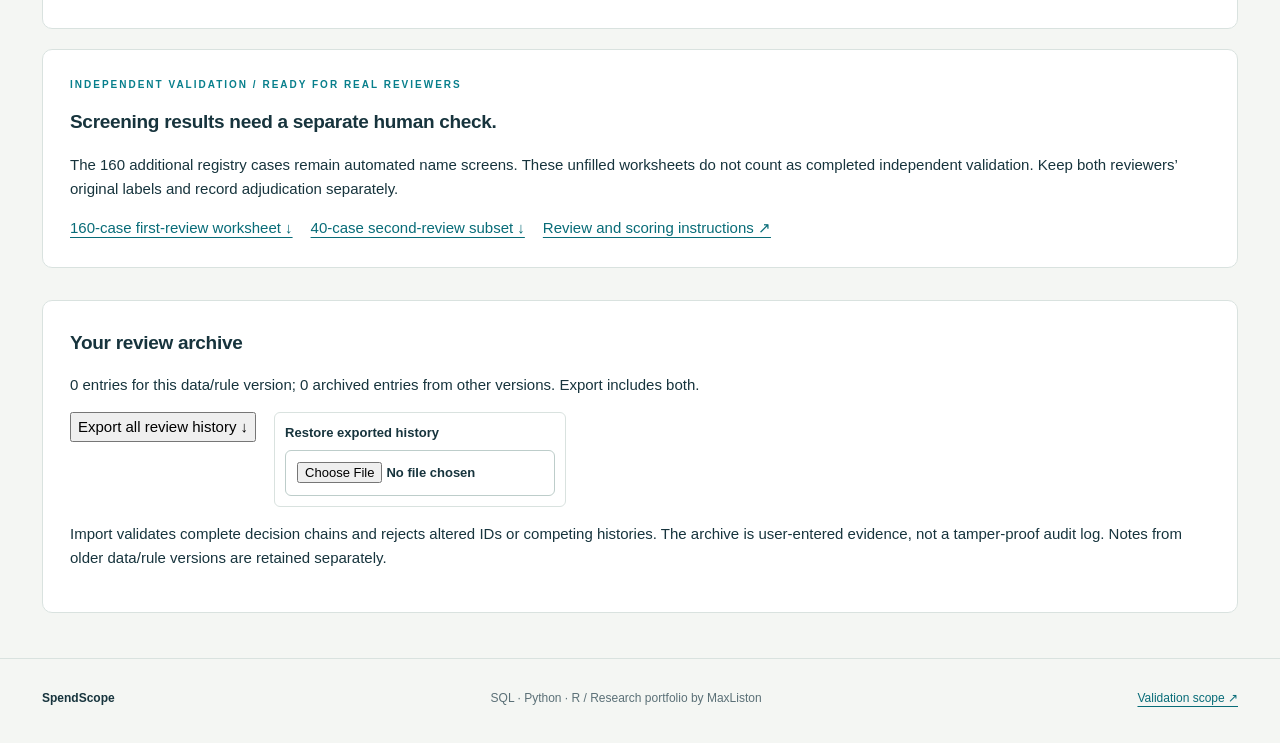
<file: docs/workspace.html>
<!doctype html>
<html lang="en">
  <head>
    <meta charset="utf-8" />
    <meta name="viewport" content="width=device-width,initial-scale=1" />
    <meta
      name="description"
      content="Investigate exact buyer identities, supplier concentration, evidence gaps and review decisions."
    />
    <title>SpendScope | Investigation workspace</title>
    <link rel="stylesheet" href="style.css" />
    <link rel="stylesheet" href="workspace.css" />
  </head>
  <body>
    <a class="skip" href="#workspace-main">Skip to investigation</a>
    <header>
      <a class="brand" href="index.html"
        ><span class="mark">S</span> SpendScope</a
      ><a href="walkthrough.html">Project walkthrough ↗</a>
    </header>
    <main id="workspace-main">
      <section class="workspace-hero">
        <p class="eyebrow">SUPPLIER INVESTIGATION WORKSPACE</p>
        <h1>Find the gap.<br /><em>Follow the evidence.</em></h1>
        <p>
          Prioritize a question, inspect the exact publication identity, and
          record what the evidence supports.
        </p>
        <p id="load-status" role="status">Loading investigation index…</p>
      </section>
      <section id="queue-view">
        <div class="section-title">
          <h2>Investigation queue</h2>
          <a href="case-studies.html">Read the complete decision brief →</a>
        </div>
        <aside class="panel note">
          Priority points allocate follow-up effort. They are transparent
          heuristics, not supplier-risk, fraud, performance or savings scores.
          Limited-coverage cases stay visible because missing evidence is itself
          a reason to investigate.
        </aside>
        <div class="filters">
          <label
            >Find buyer or exact ID<input
              id="queue-search"
              type="search"
              placeholder="Name or publication ID" /></label
          ><label
            >Minimum eligible value<select id="queue-materiality">
              <option value="10000000">£10 million</option>
              <option value="1000000">£1 million</option>
              <option value="0">All values</option>
            </select></label
          ><label
            >Comparison support<select id="queue-support">
              <option value="all">All profiles</option>
              <option value="supported">Supported only</option>
              <option value="limited">Limited only</option>
            </select></label
          ><label
            >Review status<select id="queue-status">
              <option value="all">All statuses</option>
              <option value="open">Open</option>
              <option value="in_review">In review</option>
              <option value="awaiting_evidence">Awaiting evidence</option>
              <option value="closed">Closed with decision</option>
            </select></label
          >
        </div>
        <div class="section-title">
          <p id="queue-count"></p>
          <button id="export-queue" type="button">
            Download filtered queue ↓
          </button>
        </div>
        <div id="queue-table" class="table-wrap"></div>
        <details class="panel">
          <summary>How are priority points assigned?</summary>
          <div id="queue-rules"></div>
          <p>
            Points are additive, maximum 100. Ties use largest eligible award,
            then exact buyer key. Thresholds are operational choices, not
            validated predictors. R intervals are shown only for the 30
            researched buyer identities.
          </p>
          <p id="profile-scope"></p>
        </details>
      </section>
      <section id="buyer-view" hidden>
        <a href="workspace.html">← Investigation queue</a>
        <div class="section-title">
          <div>
            <p class="eyebrow">EXACT PUBLICATION IDENTITY</p>
            <h2 id="buyer-name"></h2>
            <p id="buyer-key" class="mono"></p>
          </div>
          <button id="export-profile" type="button">
            Download this case ↓
          </button>
        </div>
        <div id="buyer-kpis" class="kpis"></div>
        <div class="two">
          <article class="panel">
            <h3>Why this case is flagged</h3>
            <div id="buyer-flags"></div>
          </article>
          <article class="panel">
            <h3>Does concentration survive a different assumption?</h3>
            <div id="buyer-sensitivity"></div>
            <a href="research.html">Read statistical assumptions →</a>
          </article>
        </div>
        <article class="panel">
          <h3>Supplier shares</h3>
          <p>
            Denominator: attributable value only. A published registration is
            not necessarily independently verified; provisional name-only
            identities remain visible.
          </p>
          <div id="supplier-shares" class="table-wrap"></div>
          <button id="more-suppliers" type="button" hidden>
            Show more suppliers
          </button>
        </article>
        <article class="panel">
          <div class="section-title">
            <h3>Original eligible award records</h3>
            <button id="export-awards" type="button">
              Download all case awards ↓
            </button>
          </div>
          <p>
            One row per award. Unattributed records stay in eligible totals;
            supplier shares use a smaller denominator. These are commitments,
            not payments.
          </p>
          <label
            >Find an award<input
              id="profile-award-search"
              type="search"
              placeholder="Title, award ID or supplier"
          /></label>
          <p id="profile-award-count"></p>
          <div id="profile-awards" class="table-wrap"></div>
          <button id="more-awards" type="button" hidden>
            Show more awards
          </button>
        </article>
        <article class="panel review-panel">
          <p class="eyebrow">REVIEW WORKFLOW / STORED ON THIS DEVICE</p>
          <h3>Record the decision, not just the score.</h3>
          <p id="review-state"></p>
          <p>
            Notes stay in this browser. They are not sent to the public site,
            synchronized, or independently authenticated. Export a backup before
            changing devices. Do not enter confidential or personal information.
          </p>
          <form id="review-form">
            <div class="two">
              <label
                >Reviewer initials<input
                  id="reviewer"
                  maxlength="80"
                  required
                  autocomplete="off" /></label
              ><label
                >Next status<select id="review-next" required></select
              ></label>
            </div>
            <label
              >Evidence URL<input
                id="review-evidence"
                type="url"
                maxlength="2048"
                placeholder="https://…" /></label
            ><label
              >Decision and reasoning<textarea
                id="review-note"
                minlength="20"
                maxlength="4000"
                rows="4"
                required
                placeholder="What did you inspect, what can you conclude, and what remains unsupported?"
              ></textarea></label
            ><label
              >Unresolved questions<textarea
                id="review-questions"
                maxlength="4000"
                rows="3"
                placeholder="Leave unresolved cases awaiting evidence; do not close them prematurely."
              ></textarea></label
            ><button type="submit" id="save-review">Append review entry</button>
          </form>
          <p id="review-message" role="status"></p>
          <div id="review-history"></div>
        </article>
      </section>
      <section class="panel">
        <p class="eyebrow">INDEPENDENT VALIDATION / READY FOR REAL REVIEWERS</p>
        <h3>Screening results need a separate human check.</h3>
        <p>
          The 160 additional registry cases remain automated name screens. These
          unfilled worksheets do not count as completed independent validation.
          Keep both reviewers’ original labels and record adjudication
          separately.
        </p>
        <div class="download-links">
          <a href="reports/independent_registry_review.csv"
            >160-case first-review worksheet ↓</a
          ><a href="reports/second_registry_review.csv"
            >40-case second-review subset ↓</a
          ><a
            href="https://github.com/MaxListon/spendscope-procurement-analytics/blob/main/INVESTIGATION_GUIDE.md"
            >Review and scoring instructions ↗</a
          >
        </div>
      </section>
      <section class="panel archive">
        <h3>Your review archive</h3>
        <p id="archive-status">Review storage is opening…</p>
        <div class="download-links">
          <button id="export-reviews" type="button">
            Export all review history ↓</button
          ><label class="file-label"
            >Restore exported history<input
              id="import-reviews"
              type="file"
              accept="application/json,.json"
          /></label>
        </div>
        <p id="archive-message" role="status"></p>
        <p>
          Import validates complete decision chains and rejects altered IDs or
          competing histories. The archive is user-entered evidence, not a
          tamper-proof audit log. Notes from older data/rule versions are
          retained separately.
        </p>
      </section>
    </main>
    <footer>
      <strong>SpendScope</strong
      ><span>SQL · Python · R / Research portfolio by MaxListon</span
      ><a href="index.html#validation">Validation scope ↗</a>
    </footer>
    <script src="review-model.js"></script>
    <script src="workspace.js"></script>
  </body>
</html>
</file>
<file: docs/style.css>
:root {
  --ink: #17343d;
  --muted: #5b7077;
  --teal: #087f8c;
  --paper: #f4f6f3;
  --line: #d9e2df;
  --gold: #b67b27;
}
* {
  box-sizing: border-box;
}
body {
  margin: 0;
  background: var(--paper);
  color: var(--ink);
  font:
    15px/1.6 -apple-system,
    BlinkMacSystemFont,
    "Segoe UI",
    sans-serif;
}
a {
  color: #086c78;
  text-underline-offset: 4px;
}
button,
input,
select {
  font: inherit;
}
button,
a,
input,
select {
  touch-action: manipulation;
}
:focus-visible {
  outline: 3px solid #cf922b;
  outline-offset: 4px;
}
header,
main,
footer {
  max-width: 1280px;
  margin: auto;
  padding: 0 42px;
}
header {
  display: flex;
  align-items: center;
  justify-content: space-between;
  height: 100px;
  border-bottom: 1px solid var(--line);
}
.brand {
  display: flex;
  gap: 12px;
  align-items: center;
  font-size: 23px;
  font-weight: 750;
  text-decoration: none;
  color: var(--ink);
}
.mark {
  background: var(--ink);
  color: white;
  padding: 2px 13px;
  border-radius: 10px;
}
.edition {
  font-size: 10px;
  letter-spacing: 1.7px;
  margin-left: 12px;
  color: var(--muted);
}
.research-link {
  font-size: 13px;
}
.hero {
  display: flex;
  justify-content: space-between;
  gap: 40px;
  padding: 54px 0 38px;
  align-items: center;
}
.eyebrow {
  font-size: 10px;
  font-weight: 750;
  letter-spacing: 2px;
  color: var(--teal);
  margin: 0 0 14px;
}
h1 {
  font-size: clamp(35px, 4.2vw, 59px);
  line-height: 1.13;
  letter-spacing: -2.1px;
  margin: 0;
  font-weight: 650;
}
h1 em {
  font-style: normal;
  color: var(--teal);
}
.intro {
  max-width: 560px;
  color: var(--muted);
  font-size: 17px;
  margin-bottom: 0;
}
.scope {
  max-width: 300px;
  font-size: 10px;
  letter-spacing: 1.2px;
  padding: 24px;
  border-left: 2px solid var(--teal);
}
.scope p {
  font-size: 17px;
  font-weight: 650;
  letter-spacing: 0;
}
.scope small {
  color: var(--muted);
  letter-spacing: 0;
  font-size: 12px;
}
.pulse {
  display: inline-block;
  width: 7px;
  height: 7px;
  background: var(--teal);
  border-radius: 50%;
  margin-right: 7px;
}
nav {
  display: flex;
  border-bottom: 1px solid var(--line);
  gap: 20px;
  overflow: auto;
  margin-bottom: 28px;
}
nav button {
  white-space: nowrap;
  border: 0;
  background: none;
  color: var(--muted);
  padding: 16px 0;
  cursor: pointer;
  border-bottom: 3px solid transparent;
  font-size: 13px;
}
nav button[aria-pressed="true"] {
  border-bottom-color: var(--teal);
  color: var(--ink);
  font-weight: 750;
}
#status {
  font-size: 12px;
  color: var(--muted);
}
.kpis {
  display: grid;
  grid-template-columns: repeat(4, 1fr);
  gap: 16px;
  margin: 16px 0 38px;
}
.kpi {
  background: white;
  border: 1px solid var(--line);
  border-radius: 9px;
  padding: 23px;
}
.kpi span {
  color: var(--muted);
  font-size: 12px;
}
.kpi strong {
  display: block;
  font-size: 31px;
  font-weight: 650;
  letter-spacing: -1px;
}
.kpi small {
  font-size: 11px;
  color: var(--muted);
}
.section-title {
  display: flex;
  justify-content: space-between;
  align-items: center;
  gap: 20px;
  margin: 30px 0 18px;
}
h2 {
  font-size: 29px;
  line-height: 1.2;
  letter-spacing: -0.7px;
  margin: 0;
}
h3 {
  font-size: 19px;
  letter-spacing: -0.3px;
  margin: 0 0 10px;
}
.pill {
  background: #e6eeea;
  border-radius: 30px;
  padding: 6px 12px;
  font-size: 11px;
  white-space: nowrap;
}
.two {
  display: grid;
  grid-template-columns: 1.2fr 1fr;
  gap: 20px;
}
.three {
  display: grid;
  grid-template-columns: repeat(3, 1fr);
  gap: 25px;
}
.panel {
  background: white;
  border: 1px solid var(--line);
  border-radius: 10px;
  padding: 27px;
  margin-bottom: 20px;
}
.panel .section-title {
  margin-top: 0;
}
.accent {
  background: var(--ink);
  color: white;
  border: 0;
}
.accent p {
  color: #c7d9db;
}
.accent a {
  color: #88d6d8;
}
.accent h3 {
  font-size: 25px;
  line-height: 1.3;
}
.muted {
  color: var(--muted);
  font-size: 12px;
}
.bar-row {
  display: grid;
  grid-template-columns: 46px 1fr 90px;
  gap: 14px;
  align-items: center;
  margin: 22px 0;
  font-size: 13px;
}
.bar-track {
  height: 26px;
  background: #edf3f1;
  border-radius: 3px;
  overflow: hidden;
}
.bar {
  height: 100%;
  background: var(--teal);
  border-radius: 3px;
}
.bar-row strong {
  text-align: right;
}
.chart {
  width: 100%;
  display: block;
}
.explain {
  max-width: 870px;
  color: var(--muted);
}
.filters {
  display: flex;
  gap: 18px;
  align-items: end;
  margin: 26px 0;
}
label {
  display: flex;
  flex-direction: column;
  gap: 7px;
  font-size: 12px;
  font-weight: 650;
}
input,
select {
  border: 1px solid #b9cbc7;
  background: white;
  border-radius: 6px;
  padding: 11px 13px;
  color: var(--ink);
  min-width: 240px;
  max-width: 100%;
}
.search-label {
  max-width: 400px;
  margin: 22px 0;
}
.secondary {
  border: 1px solid #afc9c6;
  background: white;
  border-radius: 6px;
  padding: 9px 14px;
  cursor: pointer;
  font-size: 12px;
}
.table-wrap {
  overflow: auto;
  border: 1px solid var(--line);
  background: white;
  border-radius: 9px;
  max-height: 680px;
}
table {
  width: 100%;
  border-collapse: collapse;
  font-size: 12px;
}
th {
  position: sticky;
  top: 0;
  background: #eaf0ed;
  text-align: left;
  white-space: nowrap;
  font-size: 10px;
  letter-spacing: 0.7px;
  text-transform: uppercase;
}
td,
th {
  padding: 14px 17px;
  border-bottom: 1px solid #e6ece9;
}
td:first-child {
  min-width: 200px;
  max-width: 340px;
}
td.num {
  text-align: right;
  font-variant-numeric: tabular-nums;
  white-space: nowrap;
}
tbody tr:hover {
  background: #f2f7f5;
}
.tag {
  display: inline-block;
  padding: 3px 7px;
  background: #e8f3ed;
  color: #28684a;
  border-radius: 4px;
  font-size: 10px;
  white-space: nowrap;
}
.tag.warn {
  background: #fff0d7;
  color: #8c5a0b;
}
.download-links {
  display: flex;
  flex-wrap: wrap;
  gap: 18px;
}
ol {
  padding-left: 20px;
}
li {
  padding-bottom: 8px;
}
footer {
  display: flex;
  justify-content: space-between;
  gap: 20px;
  border-top: 1px solid var(--line);
  padding-top: 30px;
  padding-bottom: 35px;
  margin-top: 45px;
  font-size: 12px;
  color: var(--muted);
}
footer strong {
  color: var(--ink);
}
.skip {
  position: absolute;
  left: 20px;
  top: -100px;
  background: white;
  padding: 10px;
}
.skip:focus {
  top: 10px;
}
[hidden] {
  display: none !important;
}
@media (max-width: 850px) {
  header,
  main,
  footer {
    padding-left: 22px;
    padding-right: 22px;
  }
  .edition {
    display: none;
  }
  .hero {
    gap: 20px;
  }
  .scope {
    max-width: 240px;
  }
  .kpis {
    grid-template-columns: repeat(2, 1fr);
  }
  .two {
    grid-template-columns: 1fr;
  }
  .filters {
    flex-wrap: wrap;
  }
  .three {
    grid-template-columns: 1fr;
    gap: 0;
  }
}
@media (max-width: 550px) {
  header {
    height: 80px;
  }
  .research-link {
    font-size: 11px;
  }
  .hero {
    display: block;
    padding-top: 35px;
  }
  .scope {
    max-width: none;
    margin-top: 25px;
    padding: 12px 18px;
  }
  .scope p {
    margin: 7px 0;
  }
  .section-title {
    align-items: start;
    flex-direction: column;
  }
  .kpi {
    padding: 17px;
  }
  .kpi strong {
    font-size: 26px;
  }
  .panel {
    padding: 20px;
  }
  .filters {
    display: grid;
  }
  input,
  select {
    min-width: 0;
    width: 100%;
  }
  footer {
    flex-direction: column;
    gap: 10px;
  }
  h1 {
    letter-spacing: -1px;
  }
  nav {
    gap: 20px;
  }
  .pill {
    white-space: normal;
  }
}

body[data-view]:not([data-view="overview"]) .hero {
  display: none;
}

.buyer-id { display:block; font:10px/1.7 ui-monospace,monospace; color:var(--muted); overflow-wrap:anywhere; }
</file>
<file: docs/research.css>
body {
  margin: 0;
  background: #f4f6f3;
  color: #17343d;
  font: 16px/1.7 system-ui;
}
main {
  max-width: 1080px;
  margin: auto;
  padding: 50px 26px;
}
h1 {
  font-size: clamp(32px, 5vw, 54px);
  line-height: 1.15;
  letter-spacing: -1.5px;
  max-width: 850px;
}
h2 {
  margin-top: 42px;
}
.eyebrow {
  font-size: 11px;
  letter-spacing: 2px;
  color: #087f8c;
  font-weight: 700;
}
.lead {
  font-size: 20px;
  max-width: 850px;
  color: #526b73;
}
.note {
  background: #e4efeb;
  padding: 24px;
  border-left: 3px solid #087f8c;
  border-radius: 5px;
}
img {
  display: block;
  width: 100%;
  background: white;
  margin-top: 30px;
  border: 1px solid #d9e2df;
  border-radius: 9px;
}
.table-wrap {
  overflow: auto;
  background: white;
  border: 1px solid #d9e2df;
  border-radius: 8px;
}
table {
  width: 100%;
  border-collapse: collapse;
  font-size: 12px;
}
td,
th {
  padding: 14px;
  text-align: left;
  border-bottom: 1px solid #e6ece9;
}
th {
  background: #e7eeeb;
  white-space: nowrap;
}
a {
  color: #086c78;
  text-underline-offset: 4px;
}
.download-links {
  display: flex;
  gap: 20px;
  flex-wrap: wrap;
  margin-top: 25px;
}
.source {
  font-size: 12px;
  color: #526b73;
  margin-top: 40px;
}
:focus-visible {
  outline: 3px solid #b67b27;
  outline-offset: 4px;
}
</file>
<file: docs/workspace.css>
.workspace-hero {
  padding: 48px 0 28px;
  max-width: 850px;
}
.workspace-hero h1 {
  font-size: clamp(38px, 6vw, 68px);
  line-height: 1.05;
  letter-spacing: -2px;
  margin: 16px 0;
}
.workspace-hero em {
  color: var(--teal);
  font-style: normal;
}
.workspace-hero > p:not(.eyebrow) {
  color: var(--muted);
  max-width: 700px;
}
.mono {
  font:
    12px/1.7 ui-monospace,
    monospace;
  overflow-wrap: anywhere;
}
.filters {
  display: grid;
  grid-template-columns: 2fr repeat(3, 1fr);
  gap: 16px;
  margin: 24px 0;
}
label {
  display: block;
  font-size: 13px;
  font-weight: 600;
}
input,
select,
textarea {
  display: block;
  width: 100%;
  max-width: 100%;
  padding: 11px;
  border: 1px solid #bdcdca;
  border-radius: 6px;
  background: #fff;
  color: var(--ink);
  margin: 6px 0 16px;
  font: inherit;
}
textarea {
  resize: vertical;
}
.flag {
  padding: 12px 0;
  border-bottom: 1px solid var(--line);
}
.points {
  display: inline-block;
  background: #e2f0ec;
  border-radius: 5px;
  padding: 3px 8px;
  font-size: 12px;
  font-weight: 700;
}
.flag p {
  margin: 5px 0;
  color: var(--muted);
}
.share-bar {
  height: 5px;
  min-width: 100px;
  background: #e5edeb;
  border-radius: 5px;
  margin-top: 6px;
}
.share-bar span {
  height: 100%;
  display: block;
  background: var(--teal);
  border-radius: 5px;
}
.review-panel {
  margin-top: 28px;
}
.review-panel form {
  max-width: 850px;
}
.history-entry {
  border-left: 3px solid var(--teal);
  padding: 10px 20px;
  margin: 22px 0;
  background: #f1f6f3;
}
.history-entry p {
  white-space: pre-wrap;
  overflow-wrap: anywhere;
}
.history-entry small {
  color: var(--muted);
}
.archive {
  margin-top: 32px;
}
.file-label {
  border: 1px solid var(--line);
  padding: 10px;
  border-radius: 6px;
}
.file-label input {
  margin-bottom: 0;
}
.empty {
  padding: 25px;
  color: var(--muted);
}
button {
  cursor: pointer;
}
button:disabled {
  cursor: not-allowed;
  opacity: 0.6;
}
summary {
  cursor: pointer;
  font-weight: 600;
}
details.panel {
  margin-top: 24px;
}
#queue-table td:first-child {
  min-width: 190px;
}
#queue-table td {
  vertical-align: top;
}
#profile-awards td:first-child {
  min-width: 240px;
}
#profile-awards th {
  white-space: nowrap;
}
.section-title {
  flex-wrap: wrap;
  gap: 12px;
}
.kpis .kpi small {
  display: block;
  color: var(--muted);
}
.archive .download-links {
  align-items: flex-start;
}
.tag {
  white-space: nowrap;
}
#review-message,
#archive-message {
  white-space: pre-wrap;
}
#buyer-view h2 {
  overflow-wrap: anywhere;
}
@media (max-width: 800px) {
  .filters {
    grid-template-columns: 1fr 1fr;
  }
  .workspace-hero {
    padding-top: 30px;
  }
}
@media (max-width: 480px) {
  .filters {
    grid-template-columns: 1fr;
  }
  .two {
    grid-template-columns: 1fr;
  }
  .workspace-hero h1 {
    letter-spacing: -1px;
  }
  .section-title h2 {
    font-size: 28px;
  }
  header {
    gap: 15px;
    flex-wrap: wrap;
  }
}
</file>
